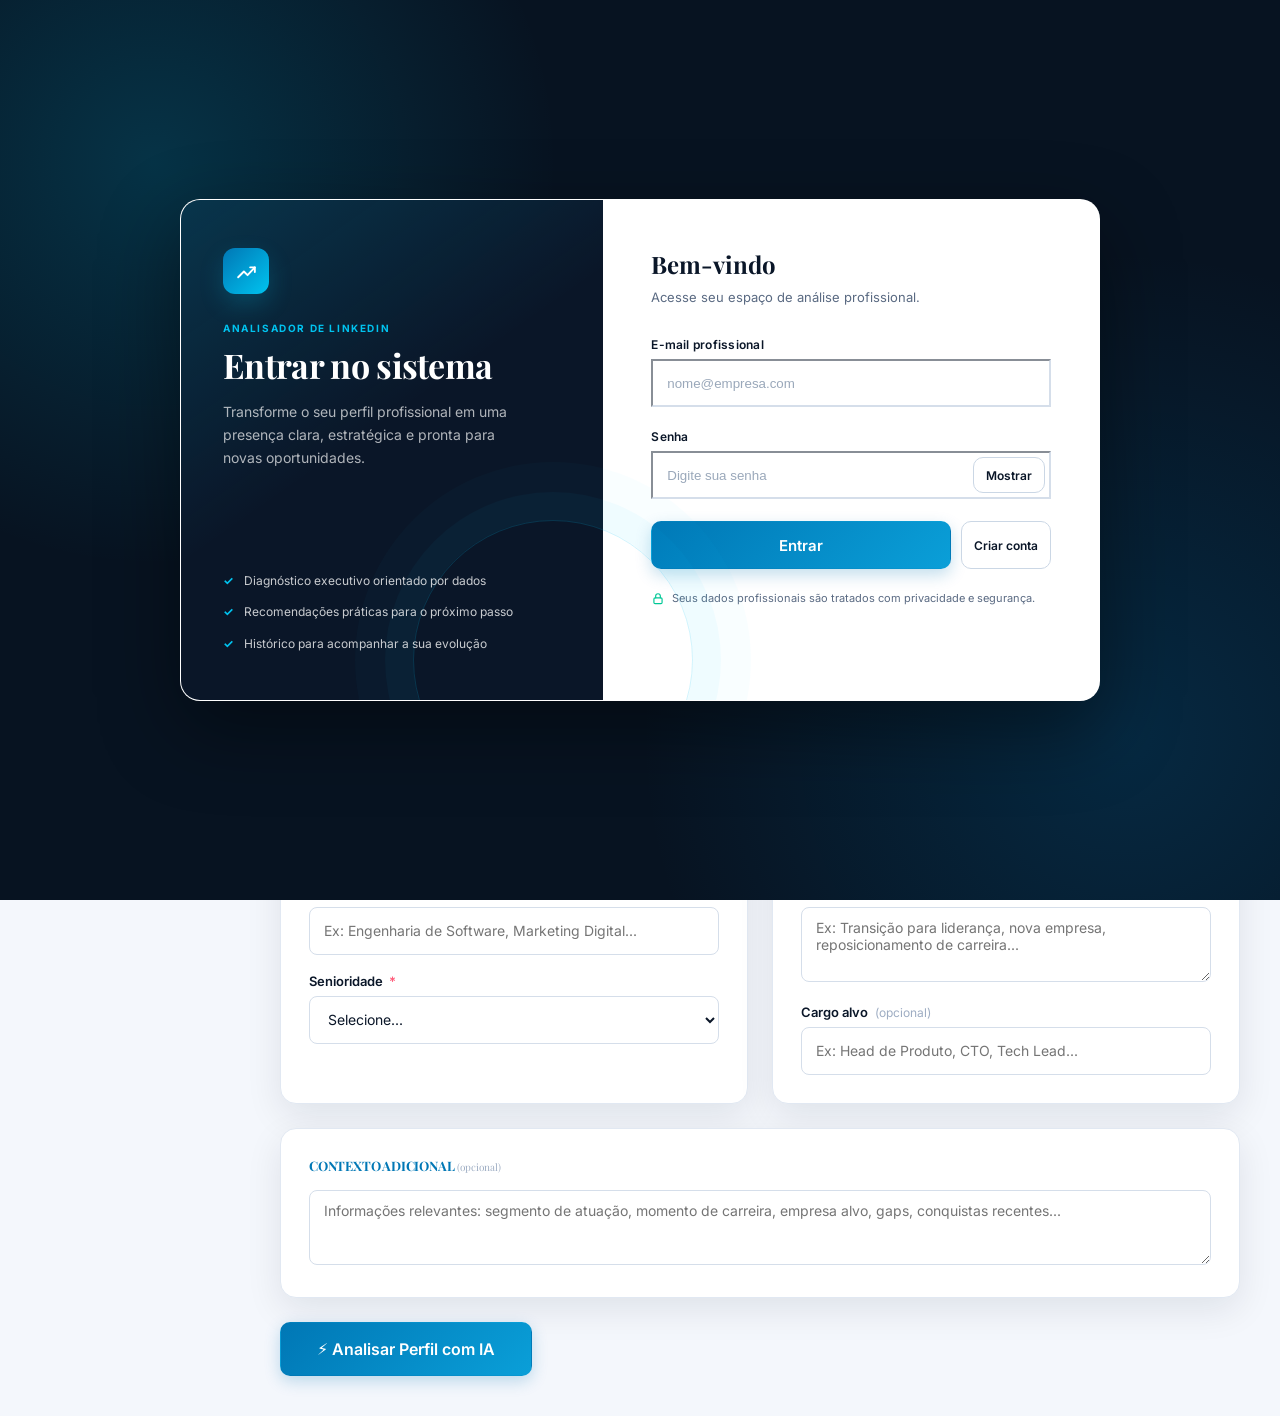
<file: index.html>
<!DOCTYPE html>
<html lang="pt-BR">
<head>
<meta charset="UTF-8" />
<meta name="viewport" content="width=device-width, initial-scale=1.0" />
<title>Analisador de LinkedIn</title>
<link rel="preconnect" href="https://fonts.googleapis.com" />
<link rel="preconnect" href="https://fonts.gstatic.com" crossorigin />
<link href="https://fonts.googleapis.com/css2?family=Playfair+Display:wght@500;600;700;800&family=Inter:wght@300;400;500;600;700&display=swap" rel="stylesheet" />
<style>
/* ─── RESET & BASE ─── */
*, *::before, *::after { box-sizing: border-box; margin: 0; padding: 0; }

:root {
  --navy: #0a1628;
  --navy-mid: #0f2044;
  --navy-light: #162d5a;
  --blue: #0077b5;
  --blue-bright: #0a9fd8;
  --accent: #00c4f0;
  --white: #ffffff;
  --off-white: #f4f7fc;
  --gray-100: #e8edf5;
  --gray-300: #9eadc3;
  --gray-500: #5a6a82;
  --success: #00c896;
  --warning: #ffb547;
  --danger: #ff5c7a;
  --score-low: #ff5c7a;
  --score-mid: #ffb547;
  --score-high: #00c896;
  --sidebar-w: 240px;
  --radius: 12px;
  --shadow: 0 4px 24px rgba(0,0,0,.18);
  --shadow-sm: 0 2px 8px rgba(0,0,0,.10);
}

html { font-size: 16px; }
body {
  font-family: 'Inter', system-ui, sans-serif;
  background: var(--off-white);
  color: var(--navy);
  min-height: 100vh;
  display: flex;
  overflow-x: hidden;
}

/* ─── SIDEBAR ─── */
.sidebar {
  width: var(--sidebar-w);
  background: var(--navy);
  min-height: 100vh;
  display: flex;
  flex-direction: column;
  position: fixed;
  top: 0; left: 0; bottom: 0;
  z-index: 100;
  border-right: 1px solid rgba(255,255,255,.06);
}

.sidebar-brand {
  padding: 28px 24px 20px;
  border-bottom: 1px solid rgba(255,255,255,.08);
}

.brand-icon {
  width: 40px; height: 40px;
  background: linear-gradient(135deg, var(--blue), var(--accent));
  border-radius: 10px;
  display: flex; align-items: center; justify-content: center;
  margin-bottom: 10px;
  font-size: 20px;
}

.brand-name {
  font-family: 'Playfair Display', Georgia, serif;
  font-size: 13px;
  font-weight: 700;
  color: var(--white);
  letter-spacing: .06em;
  text-transform: uppercase;
  line-height: 1.3;
}

.brand-sub {
  font-size: 10px;
  color: var(--gray-300);
  letter-spacing: .08em;
  text-transform: uppercase;
  margin-top: 2px;
}

.sidebar-nav {
  padding: 20px 12px;
  flex: 1;
}

.nav-label {
  font-size: 10px;
  color: var(--gray-500);
  letter-spacing: .1em;
  text-transform: uppercase;
  padding: 0 12px;
  margin-bottom: 8px;
}

.nav-item {
  display: flex;
  align-items: center;
  gap: 12px;
  padding: 12px 16px;
  border-radius: 10px;
  cursor: pointer;
  color: var(--gray-300);
  font-size: 14px;
  font-weight: 500;
  transition: all .2s;
  margin-bottom: 4px;
  user-select: none;
}

.nav-item:hover { background: rgba(255,255,255,.06); color: var(--white); }
.nav-item.active { background: rgba(0,160,208,.18); color: var(--accent); }
.nav-item .icon { font-size: 18px; width: 22px; text-align: center; }

.sidebar-footer {
  padding: 16px 24px;
  border-top: 1px solid rgba(255,255,255,.06);
  font-size: 11px;
  color: var(--gray-500);
}
.sidebar-footer .btn-logout-sidebar {
  width: 100%;
  justify-content: center;
  margin-top: 10px;
  background: var(--white) !important;
  color: var(--navy) !important;
  border: 1px solid rgba(255,255,255,.35) !important;
  box-shadow: 0 2px 10px rgba(0,0,0,.2);
}
.sidebar-footer .btn-logout-sidebar:hover {
  background: var(--off-white) !important;
  border-color: rgba(255,255,255,.5) !important;
  color: var(--navy) !important;
}
.sidebar-footer .landing-back-link {
  display: block;
  margin-top: 14px;
  text-align: center;
  font-size: 11px;
  color: rgba(255,255,255,.5);
  text-decoration: none;
}
.sidebar-footer .landing-back-link:hover { color: var(--white); }

/* ─── MAIN CONTENT ─── */
.main {
  margin-left: var(--sidebar-w);
  flex: 1;
  min-height: 100vh;
  display: flex;
  flex-direction: column;
}

.topbar {
  background: var(--white);
  border-bottom: 1px solid var(--gray-100);
  padding: 0 40px;
  height: 64px;
  display: flex;
  align-items: center;
  justify-content: space-between;
  position: sticky; top: 0;
  z-index: 50;
}

.topbar-title {
  font-family: 'Playfair Display', Georgia, serif;
  font-size: 20px;
  font-weight: 700;
  color: var(--navy);
}

.topbar-badge {
  background: linear-gradient(135deg, var(--blue), var(--accent));
  color: var(--white);
  font-size: 11px;
  font-weight: 600;
  padding: 4px 10px;
  border-radius: 20px;
  letter-spacing: .05em;
}

.content {
  flex: 1;
  padding: 40px;
}

/* ─── VIEWS ─── */
.view { display: none; animation: fadeIn .3s ease; }
.view.active { display: block; }

@keyframes fadeIn { from { opacity:0; transform: translateY(8px); } to { opacity:1; transform: none; } }

/* ─── SECTION HEADER ─── */
.section-header {
  margin-bottom: 32px;
}
.section-header h1 {
  font-family: 'Playfair Display', Georgia, serif;
  font-size: 28px;
  font-weight: 800;
  color: var(--navy);
}
.section-header p {
  color: var(--gray-500);
  margin-top: 6px;
  font-size: 15px;
}

/* ─── ANALYSIS FORM ─── */
.form-grid {
  display: grid;
  grid-template-columns: 1fr 1fr;
  gap: 24px;
  max-width: 860px;
}

.form-card {
  background: var(--white);
  border-radius: var(--radius);
  padding: 28px;
  box-shadow: var(--shadow-sm);
  border: 1px solid var(--gray-100);
}

.form-card-full { grid-column: 1 / -1; }

.form-card h3 {
  font-family: 'Playfair Display', Georgia, serif;
  font-size: 13px;
  font-weight: 700;
  text-transform: uppercase;
  letter-spacing: .08em;
  color: var(--blue);
  margin-bottom: 16px;
}

.field { margin-bottom: 18px; }
.field:last-child { margin-bottom: 0; }

label {
  display: block;
  font-size: 13px;
  font-weight: 600;
  color: var(--navy);
  margin-bottom: 7px;
}

label span.req { color: var(--danger); margin-left: 3px; }
label span.opt { color: var(--gray-300); font-weight: 400; margin-left: 4px; font-size: 12px; }

input[type="text"], textarea, select {
  width: 100%;
  padding: 11px 14px;
  border: 1.5px solid var(--gray-100);
  border-radius: 8px;
  font-family: 'Inter', system-ui, sans-serif;
  font-size: 14px;
  color: var(--navy);
  background: var(--off-white);
  transition: border .2s, box-shadow .2s;
  outline: none;
}

input[type="text"]:focus, textarea:focus, select:focus {
  border-color: var(--blue);
  box-shadow: 0 0 0 3px rgba(0,119,181,.12);
  background: var(--white);
}

textarea { resize: vertical; min-height: 80px; }

/* ─── UPLOAD ZONE ─── */
.upload-zone {
  border: 2px dashed var(--gray-100);
  border-radius: var(--radius);
  padding: 32px 24px;
  text-align: center;
  cursor: pointer;
  transition: all .25s;
  background: var(--off-white);
  position: relative;
}

.upload-zone:hover, .upload-zone.drag-over {
  border-color: var(--blue);
  background: rgba(0,119,181,.04);
}

.upload-zone.has-file {
  border-color: var(--success);
  background: rgba(0,200,150,.04);
}

.upload-zone input[type="file"] {
  position: absolute; inset: 0;
  opacity: 0; cursor: pointer;
  width: 100%; height: 100%;
}

.upload-icon { font-size: 36px; margin-bottom: 10px; }
.upload-title { font-weight: 600; font-size: 15px; color: var(--navy); }
.upload-sub { font-size: 13px; color: var(--gray-500); margin-top: 4px; }
.upload-filename { font-size: 13px; color: var(--success); font-weight: 600; margin-top: 8px; }

.upload-card-exec .upload-card-head { margin-bottom: 20px; }
.upload-badge {
  display: inline-block;
  font-size: 10px;
  font-weight: 700;
  letter-spacing: .12em;
  text-transform: uppercase;
  color: var(--blue);
  margin-bottom: 8px;
}
.upload-card-exec h3 {
  font-family: 'Playfair Display', Georgia, serif;
  font-size: 18px;
  font-weight: 700;
  color: var(--navy);
  margin-bottom: 10px;
}
.upload-lead {
  font-size: 14px;
  line-height: 1.65;
  color: var(--gray-500);
  max-width: 720px;
}
.upload-exec-steps {
  list-style: none;
  margin: 20px 0 0;
  padding: 0;
  display: grid;
  gap: 12px;
  grid-template-columns: repeat(auto-fit, minmax(220px, 1fr));
}
.upload-exec-steps li {
  background: var(--white);
  border: 1px solid var(--gray-100);
  border-radius: 10px;
  padding: 14px 16px;
  font-size: 13px;
  line-height: 1.5;
  color: var(--navy);
  box-shadow: var(--shadow-sm);
}
.upload-exec-steps li strong {
  display: block;
  font-family: 'Playfair Display', Georgia, serif;
  font-size: 11px;
  letter-spacing: .06em;
  text-transform: uppercase;
  color: var(--gray-500);
  margin-bottom: 6px;
  font-weight: 700;
}

.av-pill {
  display: inline-block;
  padding: 4px 10px;
  border-radius: 20px;
  font-size: 12px;
  font-weight: 600;
}
.av-pill-yes { background: rgba(0,200,150,.12); color: #008f6b; }
.av-pill-no { background: rgba(255,92,122,.12); color: #c93d58; }

/* ─── BUTTONS ─── */
.btn {
  display: inline-flex;
  align-items: center;
  gap: 8px;
  padding: 13px 28px;
  border-radius: 10px;
  font-family: 'Inter', system-ui, sans-serif;
  font-size: 15px;
  font-weight: 600;
  cursor: pointer;
  border: none;
  transition: all .2s;
  text-decoration: none;
}

.btn-primary {
  background: var(--white);
  color: var(--navy);
  border: 1.5px solid var(--gray-100);
  box-shadow: var(--shadow-sm);
}

.btn-primary:hover {
  transform: translateY(-1px);
  background: var(--off-white);
  border-color: rgba(0,119,181,.35);
  box-shadow: 0 4px 16px rgba(10,22,40,.08);
}

.btn-primary:active { transform: none; }
.btn-primary:disabled { opacity: .6; cursor: not-allowed; transform: none; }

.btn-success {
  background: linear-gradient(135deg, var(--success), #00a87a);
  color: var(--white);
  box-shadow: 0 4px 12px rgba(0,200,150,.3);
}
.btn-success:hover { transform: translateY(-1px); box-shadow: 0 6px 20px rgba(0,200,150,.4); }

.btn-outline {
  background: transparent;
  border: 1.5px solid var(--gray-100);
  color: var(--navy);
}
.btn-outline:hover { border-color: var(--blue); color: var(--blue); }

/* ─── LOADER ─── */
.loader-overlay {
  display: none;
  position: fixed; inset: 0;
  background: rgba(10,22,40,.72);
  z-index: 200;
  align-items: center;
  justify-content: center;
  flex-direction: column;
  gap: 20px;
  backdrop-filter: blur(4px);
}
.loader-overlay.active { display: flex; }

.loader-spinner {
  width: 56px; height: 56px;
  border: 4px solid rgba(255,255,255,.15);
  border-top-color: var(--accent);
  border-radius: 50%;
  animation: spin .8s linear infinite;
}
@keyframes spin { to { transform: rotate(360deg); } }

.loader-text {
  color: var(--white);
  font-family: 'Playfair Display', Georgia, serif;
  font-size: 16px;
  font-weight: 600;
  letter-spacing: .04em;
}
.loader-sub { color: var(--gray-300); font-size: 13px; }

/* ─── RESULT ─── */
.result-panel { display: none; margin-top: 40px; max-width: 860px; }
.result-panel.active { display: block; animation: fadeIn .4s ease; }

/* Score hero */
.score-hero {
  background: var(--navy);
  border-radius: 16px;
  padding: 40px 36px;
  display: flex;
  align-items: center;
  gap: 40px;
  margin-bottom: 24px;
  color: var(--white);
  overflow: hidden;
  position: relative;
}

.score-hero::before {
  content: '';
  position: absolute;
  right: -60px; top: -60px;
  width: 260px; height: 260px;
  border-radius: 50%;
  background: radial-gradient(circle, rgba(0,196,240,.15) 0%, transparent 70%);
}

.score-ring {
  position: relative;
  flex-shrink: 0;
}

.score-ring svg { display: block; }

.score-ring text {
  font-family: 'Playfair Display', Georgia, serif;
  font-weight: 800;
}

.score-info { flex: 1; }
.score-label {
  font-size: 11px;
  letter-spacing: .12em;
  text-transform: uppercase;
  color: var(--gray-300);
  font-weight: 600;
  margin-bottom: 8px;
}
.score-veredito {
  font-family: 'Playfair Display', Georgia, serif;
  font-size: 22px;
  font-weight: 700;
  line-height: 1.3;
  margin-bottom: 14px;
}
.score-resumo { color: rgba(255,255,255,.75); font-size: 14px; line-height: 1.7; }

/* Cards de resultado */
.result-grid {
  display: grid;
  grid-template-columns: 1fr 1fr;
  gap: 18px;
  margin-bottom: 18px;
}

.res-card {
  background: var(--white);
  border-radius: var(--radius);
  padding: 24px;
  box-shadow: var(--shadow-sm);
  border: 1px solid var(--gray-100);
}

.res-card-full { grid-column: 1 / -1; }

.res-card h4 {
  font-family: 'Playfair Display', Georgia, serif;
  font-size: 11px;
  font-weight: 700;
  letter-spacing: .1em;
  text-transform: uppercase;
  color: var(--blue);
  margin-bottom: 14px;
  display: flex;
  align-items: center;
  gap: 8px;
}

.res-card h4 .dot {
  width: 6px; height: 6px;
  border-radius: 50%;
  background: var(--blue);
  flex-shrink: 0;
}

.res-card p { color: var(--gray-500); font-size: 14px; line-height: 1.7; }

/* Lists */
.tag-list { display: flex; flex-wrap: wrap; gap: 8px; }

.tag {
  background: var(--off-white);
  border: 1px solid var(--gray-100);
  color: var(--navy);
  padding: 5px 12px;
  border-radius: 20px;
  font-size: 13px;
  font-weight: 500;
}

.tag.kw { background: rgba(0,119,181,.08); border-color: rgba(0,119,181,.2); color: var(--blue); }

.action-list { list-style: none; }
.action-item {
  display: flex;
  align-items: flex-start;
  gap: 12px;
  padding: 10px 0;
  border-bottom: 1px solid var(--gray-100);
  font-size: 14px;
  color: var(--navy);
  line-height: 1.5;
}
.action-item:last-child { border-bottom: none; }
.action-num {
  background: linear-gradient(135deg, var(--blue), var(--accent));
  color: var(--white);
  font-family: 'Playfair Display', Georgia, serif;
  font-size: 11px;
  font-weight: 700;
  width: 22px; height: 22px;
  border-radius: 6px;
  display: flex; align-items: center; justify-content: center;
  flex-shrink: 0;
  margin-top: 1px;
}

.risk-item {
  display: flex; align-items: flex-start; gap: 10px;
  font-size: 14px; color: var(--navy); line-height: 1.5;
  padding: 8px 0;
  border-bottom: 1px solid var(--gray-100);
}
.risk-item:last-child { border-bottom: none; }
.risk-icon { color: var(--danger); font-size: 16px; flex-shrink: 0; margin-top: 1px; }

.strong-item {
  display: flex; align-items: flex-start; gap: 10px;
  font-size: 14px; color: var(--navy); line-height: 1.5;
  padding: 8px 0;
  border-bottom: 1px solid var(--gray-100);
}
.strong-item:last-child { border-bottom: none; }
.strong-icon { color: var(--success); font-size: 16px; flex-shrink: 0; margin-top: 1px; }

/* Checklist */
.checklist { list-style: none; }
.check-item {
  display: flex; align-items: center; gap: 12px;
  padding: 10px 0;
  font-size: 14px;
  border-bottom: 1px solid var(--gray-100);
}
.check-item:last-child { border-bottom: none; }
.check-box {
  width: 22px; height: 22px; border-radius: 6px;
  display: flex; align-items: center; justify-content: center;
  font-size: 12px; flex-shrink: 0;
}
.check-box.ok { background: rgba(0,200,150,.15); color: var(--success); }
.check-box.nok { background: rgba(255,92,122,.12); color: var(--danger); }

/* Artigos */
.article-item {
  padding: 14px 0;
  border-bottom: 1px solid var(--gray-100);
}
.article-item:last-child { border-bottom: none; }
.article-title { font-weight: 600; font-size: 14px; color: var(--navy); margin-bottom: 4px; }
.article-desc { font-size: 13px; color: var(--gray-500); line-height: 1.5; }
.article-link {
  font-size: 12px;
  color: var(--blue);
  text-decoration: none;
  word-break: break-all;
}
.article-link:hover { text-decoration: underline; }
.feedback-inline {
  margin-top: 10px;
  display: flex;
  justify-content: flex-end;
}

/* Sugestões */
.suggestion-box {
  margin-top: 10px;
}
.suggestion-note {
  font-size: 12px;
  color: var(--gray-500);
  margin-top: 8px;
}

/* Textarea resultado */
.res-textarea {
  width: 100%;
  background: var(--off-white);
  border: 1px solid var(--gray-100);
  border-radius: 8px;
  padding: 14px;
  font-family: 'Inter', system-ui, sans-serif;
  font-size: 14px;
  color: var(--navy);
  line-height: 1.7;
  resize: vertical;
  min-height: 100px;
}

/* Result actions */
.result-actions {
  display: flex;
  gap: 12px;
  margin-top: 24px;
  padding-top: 24px;
  border-top: 1px solid var(--gray-100);
}

/* ─── ERROR ─── */
.error-toast {
  display: none;
  background: rgba(255,92,122,.12);
  border: 1.5px solid rgba(255,92,122,.3);
  border-radius: var(--radius);
  padding: 16px 20px;
  color: var(--danger);
  font-size: 14px;
  font-weight: 500;
  margin-top: 20px;
  max-width: 860px;
  align-items: center;
  gap: 10px;
}
.error-toast.active { display: flex; }

/* ─── HISTÓRICO ─── */
.hist-grid {
  display: grid;
  grid-template-columns: repeat(auto-fill, minmax(320px, 1fr));
  gap: 20px;
}

.hist-card {
  background: var(--white);
  border-radius: var(--radius);
  border: 1px solid var(--gray-100);
  box-shadow: var(--shadow-sm);
  overflow: hidden;
  transition: box-shadow .2s, transform .2s;
}
.hist-card:hover { transform: translateY(-2px); box-shadow: var(--shadow); }

.hist-card-top {
  background: var(--navy);
  padding: 20px 22px 16px;
  color: var(--white);
  position: relative;
}

.hist-score {
  position: absolute; top: 16px; right: 20px;
  font-family: 'Playfair Display', Georgia, serif;
  font-size: 28px;
  font-weight: 800;
}

.hist-date {
  font-size: 11px;
  color: var(--gray-300);
  letter-spacing: .06em;
  text-transform: uppercase;
  margin-bottom: 6px;
}

.hist-veredito {
  font-family: 'Playfair Display', Georgia, serif;
  font-size: 14px;
  font-weight: 600;
  line-height: 1.4;
  padding-right: 60px;
}

.hist-card-body { padding: 16px 22px 20px; }

.hist-meta { display: flex; flex-wrap: wrap; gap: 6px; margin-bottom: 12px; }
.hist-tag {
  background: var(--off-white);
  border: 1px solid var(--gray-100);
  font-size: 11px;
  font-weight: 600;
  color: var(--gray-500);
  padding: 3px 10px;
  border-radius: 20px;
  text-transform: uppercase;
  letter-spacing: .05em;
}

.hist-resumo {
  font-size: 13px;
  color: var(--gray-500);
  line-height: 1.6;
  display: -webkit-box;
  line-clamp: 3;
  -webkit-line-clamp: 3;
  -webkit-box-orient: vertical;
  overflow: hidden;
  margin-bottom: 14px;
}

.hist-empty {
  text-align: center;
  padding: 80px 40px;
  color: var(--gray-300);
}
.hist-empty .icon { font-size: 48px; margin-bottom: 16px; }
.hist-empty h3 { font-family: 'Playfair Display', Georgia, serif; font-size: 18px; color: var(--gray-500); }
.hist-empty p { font-size: 14px; margin-top: 6px; }

/* ─── MODAL ─── */
.modal-overlay {
  display: none;
  position: fixed; inset: 0;
  background: rgba(10,22,40,.7);
  z-index: 300;
  align-items: center;
  justify-content: center;
  padding: 40px;
  backdrop-filter: blur(4px);
}
.modal-overlay.active { display: flex; }

.modal {
  background: var(--white);
  border-radius: 16px;
  width: 100%;
  max-width: 760px;
  max-height: 85vh;
  overflow-y: auto;
  box-shadow: 0 20px 60px rgba(0,0,0,.3);
  animation: fadeIn .25s ease;
}

.modal-header {
  background: var(--navy);
  color: var(--white);
  padding: 24px 28px;
  border-radius: 16px 16px 0 0;
  display: flex;
  justify-content: space-between;
  align-items: center;
}

.modal-header h2 {
  font-family: 'Playfair Display', Georgia, serif;
  font-size: 18px;
  font-weight: 700;
}

.modal-close {
  background: rgba(255,255,255,.12);
  border: none;
  color: var(--white);
  width: 32px; height: 32px;
  border-radius: 8px;
  cursor: pointer;
  font-size: 18px;
  display: flex; align-items: center; justify-content: center;
  transition: background .2s;
}
.modal-close:hover { background: rgba(255,255,255,.22); }

.modal-body { padding: 28px; }

/* ─── SCORE COLOR ─── */
.score-low { color: var(--score-low); }
.score-mid { color: var(--score-mid); }
.score-high { color: var(--score-high); }

/* ─── SAVE TOAST ─── */
.save-toast {
  display: none;
  position: fixed;
  bottom: 30px; right: 30px;
  background: var(--navy);
  color: var(--white);
  padding: 14px 22px;
  border-radius: 10px;
  font-size: 14px;
  font-weight: 600;
  box-shadow: var(--shadow);
  z-index: 400;
  align-items: center;
  gap: 10px;
  animation: fadeIn .3s ease;
}
.save-toast.active { display: flex; }

/* ─── LOGIN ─── */
.login-screen {
  position: fixed;
  inset: 0;
  z-index: 600;
  display: none;
  align-items: center;
  justify-content: center;
  padding: 32px;
  background:
    radial-gradient(circle at 12% 18%, rgba(0,196,240,.18), transparent 30%),
    radial-gradient(circle at 88% 82%, rgba(0,119,181,.22), transparent 36%),
    #071321;
  overflow-y: auto;
}
.login-screen.active { display: flex; }
.login-card {
  width: 100%;
  max-width: 920px;
  background: var(--white);
  border: 1px solid rgba(255,255,255,.16);
  border-radius: 20px;
  box-shadow: 0 28px 80px rgba(0,0,0,.42);
  display: grid;
  grid-template-columns: minmax(280px, .92fr) minmax(360px, 1.08fr);
  overflow: hidden;
}
.login-head {
  background:
    linear-gradient(145deg, rgba(0,196,240,.18), transparent 46%),
    var(--navy);
  color: var(--white);
  padding: 48px 42px;
  display: flex;
  flex-direction: column;
  justify-content: space-between;
  min-height: 500px;
  position: relative;
}
.login-head::after {
  content: '';
  position: absolute;
  right: -90px;
  bottom: -100px;
  width: 280px;
  height: 280px;
  border: 1px solid rgba(0,196,240,.18);
  border-radius: 50%;
  box-shadow: 0 0 0 28px rgba(0,196,240,.04), 0 0 0 58px rgba(0,196,240,.025);
}
.login-brand {
  position: relative;
  z-index: 1;
}
.login-brand-mark {
  width: 46px;
  height: 46px;
  margin-bottom: 28px;
  border-radius: 12px;
  background: linear-gradient(135deg, var(--blue), var(--accent));
  display: grid;
  place-items: center;
  box-shadow: 0 10px 24px rgba(0,196,240,.2);
}
.login-brand-mark svg { width: 25px; height: 25px; }
.login-eyebrow {
  color: var(--accent);
  font-size: 10px;
  font-weight: 700;
  letter-spacing: .16em;
  text-transform: uppercase;
  margin-bottom: 12px;
}
.login-head h2 {
  font-family: 'Playfair Display', Georgia, serif;
  font-size: clamp(26px, 3vw, 34px);
  line-height: 1.12;
  letter-spacing: -.02em;
  max-width: 280px;
}
.login-head p {
  color: rgba(255,255,255,.68);
  font-size: 14px;
  line-height: 1.65;
  margin-top: 16px;
  max-width: 300px;
}
.login-value-list {
  list-style: none;
  display: grid;
  gap: 14px;
  position: relative;
  z-index: 1;
}
.login-value-list li {
  display: flex;
  gap: 10px;
  align-items: flex-start;
  color: rgba(255,255,255,.78);
  font-size: 12px;
  line-height: 1.45;
}
.login-value-list li::before {
  content: '✓';
  color: var(--accent);
  font-weight: 700;
}
.login-body {
  padding: 48px 48px 42px;
  background: var(--white);
}
.login-form-intro {
  margin-bottom: 30px;
}
.login-form-intro h3 {
  color: var(--navy);
  font-family: 'Playfair Display', Georgia, serif;
  font-size: 24px;
  margin-bottom: 7px;
}
.login-form-intro p {
  color: var(--gray-500);
  font-size: 13px;
  line-height: 1.55;
}
.login-body .field { margin-bottom: 22px; }
.login-body label { font-size: 12px; letter-spacing: .02em; }
.login-body input[type="email"],
.login-body input[type="password"],
.login-body input[type="text"] {
  display: block;
  width: 100%;
  max-width: none;
  min-height: 48px;
  padding: 13px 14px;
  background: var(--white);
  border-color: #d5deea;
}
.login-body #login-email,
.login-body #login-password {
  width: 100%;
}
.login-body input::placeholder { color: #9aa8ba; }
.login-body input[type="email"]:focus,
.login-body input[type="password"]:focus,
.login-body input[type="text"]:focus {
  border-color: var(--blue);
  box-shadow: 0 0 0 4px rgba(0,119,181,.12);
}
.login-row { margin-top: 12px; }
.password-wrap {
  position: relative;
}
.password-wrap input {
  width: 100%;
  padding-right: 82px !important;
}
.password-toggle {
  position: absolute;
  top: 6px;
  right: 6px;
  min-width: 70px;
  min-height: 36px;
  padding: 7px 10px;
}
.login-row .btn-primary,
.login-row .btn-success {
  min-height: 48px;
  justify-content: center;
  flex: 1;
}
.login-row .btn-primary {
  background: linear-gradient(135deg, var(--blue), var(--blue-bright));
  border-color: transparent;
  color: var(--white);
  box-shadow: 0 6px 16px rgba(0,119,181,.24);
}
.login-row .btn-primary:hover {
  background: linear-gradient(135deg, #00689f, var(--blue));
  color: var(--white);
  border-color: transparent;
  box-shadow: 0 8px 20px rgba(0,119,181,.3);
}
.login-row .btn-outline {
  min-height: 48px;
  justify-content: center;
}
.login-secure-note {
  display: flex;
  align-items: center;
  gap: 7px;
  color: var(--gray-500);
  font-size: 11px;
  line-height: 1.4;
  margin-top: 22px;
}
.login-secure-note svg { color: var(--success); flex: 0 0 auto; }
@media (max-width: 700px) {
  .login-screen { padding: 16px; }
  .login-card {
    max-width: 500px;
    display: block;
  }
  .login-head {
    min-height: auto;
    padding: 28px 26px 26px;
  }
  .login-brand-mark { margin-bottom: 20px; }
  .login-head h2 { font-size: 28px; }
  .login-head p { margin-top: 10px; }
  .login-value-list { display: none; }
  .login-body { padding: 30px 26px 28px; }
}
@media (max-width: 420px) {
  .login-row { flex-direction: column; }
  .login-row .btn { width: 100%; }
}

/* ─── USERS ADMIN ─── */
.btn-danger {
  background: rgba(255,92,122,.12);
  border: 1.5px solid rgba(255,92,122,.3);
  color: var(--danger);
}
.btn-danger:hover { background: rgba(255,92,122,.2); }
.btn-sm { padding: 8px 12px; font-size: 12px; }
.table {
  width: 100%;
  border-collapse: collapse;
  background: var(--white);
  border: 1px solid var(--gray-100);
  border-radius: 10px;
  overflow: hidden;
}
.table th, .table td {
  text-align: left;
  padding: 10px 12px;
  border-bottom: 1px solid var(--gray-100);
  font-size: 13px;
}
.table th {
  background: var(--off-white);
  font-family: 'Playfair Display', Georgia, serif;
  font-size: 10px;
  letter-spacing: .08em;
  text-transform: uppercase;
  color: var(--gray-500);
}
.table tr:last-child td { border-bottom: none; }
.muted { color: var(--gray-500); }
.insights-grid {
  display: grid;
  grid-template-columns: repeat(auto-fill, minmax(170px, 1fr));
  gap: 12px;
  margin-top: 12px;
}
.insight-item {
  background: var(--off-white);
  border: 1px solid var(--gray-100);
  border-radius: 10px;
  padding: 12px;
}
.insight-label {
  font-size: 11px;
  letter-spacing: .04em;
  text-transform: uppercase;
  color: var(--gray-500);
}
.insight-value {
  font-family: 'Playfair Display', Georgia, serif;
  font-size: 20px;
  margin-top: 6px;
  color: var(--navy);
}
.admin-scroll {
  max-height: 360px;
  overflow: auto;
  border: 1px solid var(--gray-100);
  border-radius: 10px;
}
select.select {
  width: 100%;
  padding: 10px 12px;
  border: 1.5px solid var(--gray-100);
  border-radius: 8px;
  font-family: 'Inter', system-ui, sans-serif;
  font-size: 14px;
  color: var(--navy);
  background: var(--white);
  appearance: none;
  background-image: url("data:image/svg+xml,%3Csvg xmlns='http://www.w3.org/2000/svg' width='12' height='12' viewBox='0 0 12 12'%3E%3Cpath fill='%235a6a82' d='M6 8L1 3h10z'/%3E%3C/svg%3E");
  background-repeat: no-repeat;
  background-position: right 12px center;
  cursor: pointer;
}
select.select:focus { outline: none; border-color: var(--blue); }
.role-badge {
  display: inline-block;
  padding: 2px 10px;
  border-radius: 20px;
  font-size: 11px;
  font-weight: 600;
  letter-spacing: .04em;
  text-transform: uppercase;
}
.role-badge.admin { background: rgba(0,119,181,.12); color: var(--blue); }
.role-badge.user  { background: var(--gray-100); color: var(--gray-500); }
</style>
<link rel="stylesheet" href="/static/executive.css?v=3" />
</head>
<body>

<!-- LOGIN -->
<div class="login-screen" id="login-screen">
  <div class="login-card">
    <div class="login-head">
      <div class="login-brand">
        <div class="login-brand-mark" aria-hidden="true">
          <svg viewBox="0 0 24 24" fill="none" stroke="white" stroke-width="1.8" stroke-linecap="round" stroke-linejoin="round">
            <path d="M4 17.5 9.5 12 13 15.5 20 8"/>
            <path d="M15.5 8H20v4.5"/>
          </svg>
        </div>
        <div class="login-eyebrow">Analisador de LinkedIn</div>
        <h2 id="login-title">Entrar no sistema</h2>
        <p>Transforme o seu perfil profissional em uma presença clara, estratégica e pronta para novas oportunidades.</p>
      </div>
      <ul class="login-value-list" aria-label="Benefícios da plataforma">
        <li>Diagnóstico executivo orientado por dados</li>
        <li>Recomendações práticas para o próximo passo</li>
        <li>Histórico para acompanhar a sua evolução</li>
      </ul>
    </div>
    <div class="login-body">
      <div id="login-form-panel">
        <div class="login-form-intro">
          <h3>Bem-vindo</h3>
          <p>Acesse seu espaço de análise profissional.</p>
        </div>
        <div class="field">
          <label for="login-email">E-mail profissional</label>
          <input type="email" id="login-email" placeholder="nome@empresa.com" autocomplete="email" />
        </div>
        <div class="field">
          <label for="login-password">Senha</label>
          <div class="password-wrap">
            <input type="password" id="login-password" placeholder="Digite sua senha" autocomplete="current-password" />
            <button type="button" class="btn btn-outline btn-sm password-toggle" onclick="togglePassword('login-password', this)">Mostrar</button>
          </div>
        </div>
        <div class="login-row" style="display:flex;gap:10px;flex-wrap:wrap">
          <button class="btn btn-primary" id="btn-login" onclick="doLogin()">Entrar</button>
          <button type="button" class="btn btn-outline btn-sm" id="btn-show-register" onclick="showRegisterPanel()">Criar conta</button>
        </div>
        <div class="login-secure-note">
          <svg width="14" height="14" viewBox="0 0 24 24" fill="none" stroke="currentColor" stroke-width="2" stroke-linecap="round" stroke-linejoin="round" aria-hidden="true">
            <rect x="5" y="10" width="14" height="10" rx="2"/>
            <path d="M8 10V7a4 4 0 0 1 8 0v3"/>
          </svg>
          Seus dados profissionais são tratados com privacidade e segurança.
        </div>
      </div>
      <div id="register-form-panel" style="display:none;">
        <div class="login-form-intro">
          <h3>Crie o seu acesso</h3>
          <p>Comece a construir um posicionamento profissional mais forte.</p>
        </div>
        <div class="field">
          <label for="reg-username">Nome de usuário</label>
          <input type="text" id="reg-username" placeholder="mínimo 3 caracteres" autocomplete="username" />
        </div>
        <div class="field">
          <label for="reg-email">E-mail profissional</label>
          <input type="email" id="reg-email" placeholder="seu@email.com" autocomplete="email" />
        </div>
        <div class="field">
          <label for="reg-password">Senha</label>
          <div class="password-wrap">
            <input type="password" id="reg-password" placeholder="mínimo 6 caracteres" autocomplete="new-password" />
            <button type="button" class="btn btn-outline btn-sm password-toggle" onclick="togglePassword('reg-password', this)">Mostrar</button>
          </div>
        </div>
        <div class="field">
          <label for="reg-password2">Confirmar senha</label>
          <div class="password-wrap">
            <input type="password" id="reg-password2" placeholder="repita a senha" autocomplete="new-password" />
            <button type="button" class="btn btn-outline btn-sm password-toggle" onclick="togglePassword('reg-password2', this)">Mostrar</button>
          </div>
        </div>
        <div class="login-row" style="display:flex;gap:10px;flex-wrap:wrap">
          <button class="btn btn-success" type="button" id="btn-register" onclick="doRegister()">Cadastrar</button>
          <button type="button" class="btn btn-outline btn-sm" onclick="showLoginPanel()">Já tenho conta</button>
        </div>
      </div>
      <div class="error-toast" id="login-error" style="margin-top:12px;max-width:none;">
        <span>⚠️</span>
        <span id="login-error-msg"></span>
      </div>
    </div>
  </div>
</div>

<!-- SIDEBAR -->
<nav class="sidebar">
  <div class="sidebar-brand">
    <div class="brand-icon" aria-hidden="true">
      <svg viewBox="0 0 24 24" fill="none" stroke="white" stroke-width="1.8" stroke-linecap="round" stroke-linejoin="round">
        <path d="M4 17.5 9.5 12 13 15.5 20 8"/>
        <path d="M15.5 8H20v4.5"/>
      </svg>
    </div>
    <div class="brand-name">Analisador<br />de LinkedIn</div>
    <div class="brand-sub">PLATAFORMA EXECUTIVA · v1.1.0</div>
  </div>
  <div class="sidebar-nav">
    <div class="nav-label">Menu</div>
    <div class="nav-item active" data-view="analise" onclick="switchView('analise', this)">
      <span class="icon" aria-hidden="true">▦</span> Análise
    </div>
    <div class="nav-item" data-view="historico" onclick="switchView('historico', this)">
      <span class="icon" aria-hidden="true">◫</span> Histórico
    </div>
    <div class="nav-item" data-view="artigos-lidos" onclick="switchView('artigos-lidos', this)">
      <span class="icon" aria-hidden="true">▤</span> Artigos lidos
    </div>
    <div id="admin-nav-wrap" style="display:none;">
      <div class="nav-label" style="margin-top:12px;">Admin</div>
      <div class="nav-item" data-view="admin-dashboard" onclick="switchView('admin-dashboard', this)">
        <span class="icon" aria-hidden="true">◈</span> Dashboard
      </div>
      <div class="nav-item" data-view="admin-usuarios" onclick="switchView('admin-usuarios', this)">
        <span class="icon" aria-hidden="true">◎</span> Administração
      </div>
      <div class="nav-item" data-view="admin-insights" onclick="switchView('admin-insights', this)">
        <span class="icon" aria-hidden="true">⌁</span> Insights
      </div>
    </div>
  </div>
  <div class="sidebar-footer">
    <div id="auth-user-label">Não autenticado</div>
    <button type="button" class="btn btn-primary btn-sm btn-logout-sidebar" onclick="logout()">Sair</button>
    <a href="/" class="landing-back-link">← Página inicial</a>
  </div>
</nav>

<!-- MAIN -->
<div class="main">
  <!-- TOPBAR -->
  <header class="topbar">
    <div class="topbar-title">Analisador de LinkedIn</div>
    <span class="topbar-badge">✦ Executivo</span>
  </header>

  <!-- CONTENT -->
  <div class="content">

    <!-- VIEW: ANÁLISE -->
    <div class="view active" id="view-analise">
      <div class="section-header">
        <h1>Nova Análise de Perfil</h1>
        <p>Envie o ZIP exportado do LinkedIn e preencha as informações profissionais.</p>
      </div>

      <div class="form-grid" id="form-container">

        <!-- Upload -->
        <div class="form-card form-card-full upload-card-exec">
          <div class="upload-card-head">
            <span class="upload-badge">Fonte de dados</span>
            <h3>Pacote oficial de exportação (.zip)</h3>
            <p class="upload-lead">
              A análise executiva baseia-se no conjunto de dados que o LinkedIn disponibiliza no processo de cópia da conta.
              Envie exclusivamente o arquivo <strong>.zip</strong> recebido após o pedido — é ele que contém o perfil, experiências e indicadores necessários para um diagnóstico completo.
            </p>
          </div>
          <div class="upload-zone" id="upload-zone" onclick="document.getElementById('file-input').click()">
            <input type="file" id="file-input" accept=".zip" onchange="onFileChange(this)" />
            <div class="upload-icon" id="upload-icon">📂</div>
            <div class="upload-title" id="upload-title">Arraste o .zip ou clique para selecionar</div>
            <div class="upload-sub">Não descompacte o arquivo antes do envio</div>
            <div class="upload-filename" id="upload-filename"></div>
          </div>
          <div class="field" style="margin-top:20px;">
            <label>Quantos arquivos ZIP o LinkedIn gerou? <span class="req">*</span></label>
            <div style="display:flex;gap:20px;flex-wrap:wrap;">
              <label style="font-weight:400;text-transform:none;letter-spacing:0;color:var(--navy);">
                <input type="radio" name="quantidade-arquivos" value="1" checked onchange="onFileCountChange(this.value)" />
                Um arquivo
              </label>
              <label style="font-weight:400;text-transform:none;letter-spacing:0;color:var(--navy);">
                <input type="radio" name="quantidade-arquivos" value="2" onchange="onFileCountChange(this.value)" />
                Dois arquivos
              </label>
            </div>
          </div>
          <div class="upload-zone" id="upload-zone-2" style="display:none;margin-top:14px;" onclick="document.getElementById('file-input-2').click()">
            <input type="file" id="file-input-2" accept=".zip" onchange="onFileChange(this, 2)" />
            <div class="upload-icon" id="upload-icon-2">📂</div>
            <div class="upload-title">Selecione o segundo .zip</div>
            <div class="upload-sub">Não descompacte o arquivo antes do envio</div>
            <div class="upload-filename" id="upload-filename-2"></div>
          </div>
          <ol class="upload-exec-steps">
            <li><strong>1 — Pedido</strong> LinkedIn: foto do perfil → Configurações e privacidade → Privacidade dos dados → Obter uma cópia dos seus dados.</li>
            <li><strong>2 — Processamento</strong> Aguarde a notificação; o arquivo pode levar alguns minutos ou dias, conforme o volume da conta.</li>
            <li><strong>3 — Envio</strong> Transfira o(s) <strong>.zip</strong> e carregue-o(s) nas zonas acima — mantém integridade e sigilo dos dados.</li>
          </ol>
        </div>

        <!-- Especialidade + Senioridade -->
        <div class="form-card">
          <h3>Posicionamento</h3>
          <div class="field">
            <label>Especialidade <span class="req">*</span></label>
            <input type="text" id="especialidade" placeholder="Ex: Engenharia de Software, Marketing Digital..." />
          </div>
          <div class="field">
            <label>Senioridade <span class="req">*</span></label>
            <select id="senioridade">
              <option value="">Selecione...</option>
              <option>Estagiário</option>
              <option>Júnior</option>
              <option>Pleno</option>
              <option>Sênior</option>
              <option>Especialista</option>
              <option>Coordenador</option>
              <option>Gerente</option>
              <option>Diretor</option>
              <option>C-Level / VP</option>
            </select>
          </div>
        </div>

        <!-- Objetivo + Cargo -->
        <div class="form-card">
          <h3>Objetivo profissional</h3>
          <div class="field">
            <label>Objetivo profissional <span class="req">*</span></label>
            <textarea id="objetivo" rows="3" placeholder="Ex: Transição para liderança, nova empresa, reposicionamento de carreira..."></textarea>
          </div>
          <div class="field">
            <label>Cargo alvo <span class="opt">(opcional)</span></label>
            <input type="text" id="cargo-alvo" placeholder="Ex: Head de Produto, CTO, Tech Lead..." />
          </div>
        </div>

        <!-- Contexto adicional -->
        <div class="form-card form-card-full">
          <h3>Contexto adicional <span style="font-size:10px;color:var(--gray-300);font-weight:400;text-transform:none;letter-spacing:0">(opcional)</span></h3>
          <div class="field">
            <textarea id="contexto" rows="3" placeholder="Informações relevantes: segmento de atuação, momento de carreira, empresa alvo, gaps, conquistas recentes..."></textarea>
          </div>
        </div>

        <!-- Botão -->
        <div class="form-card form-card-full" style="background:transparent;border:none;box-shadow:none;padding:0;">
          <button class="btn btn-primary" onclick="analisar()" id="btn-analisar" style="font-size:16px;padding:16px 36px;">
            ⚡ Analisar Perfil com IA
          </button>
        </div>

      </div>

      <!-- Error -->
      <div class="error-toast" id="error-toast">
        <span>⚠️</span>
        <span id="error-msg"></span>
      </div>

      <!-- RESULTADO -->
      <div class="result-panel" id="result-panel">

        <!-- Score Hero -->
        <div class="score-hero">
          <div class="score-ring">
            <svg width="110" height="110" viewBox="0 0 110 110">
              <circle cx="55" cy="55" r="46" fill="none" stroke="rgba(255,255,255,.1)" stroke-width="8"/>
              <circle id="score-arc" cx="55" cy="55" r="46" fill="none" stroke="var(--accent)"
                stroke-width="8" stroke-linecap="round"
                stroke-dasharray="289" stroke-dashoffset="289"
                transform="rotate(-90 55 55)"
                style="transition: stroke-dashoffset 1.2s cubic-bezier(.4,0,.2,1)"/>
              <text x="55" y="50" text-anchor="middle" fill="white" font-size="26" id="score-num">0</text>
              <text x="55" y="66" text-anchor="middle" fill="rgba(255,255,255,.5)" font-size="10">/ 100</text>
            </svg>
          </div>
          <div class="score-info">
            <div class="score-label">Veredito Executivo</div>
            <div class="score-veredito" id="r-veredito"></div>
            <div class="score-resumo" id="r-resumo"></div>
          </div>
        </div>

        <!-- Grid de resultados -->
        <div class="result-grid">

          <!-- Diagnóstico -->
          <div class="res-card res-card-full">
            <h4><span class="dot" style="background:var(--warning)"></span>Diagnóstico</h4>
            <p id="r-diagnostico"></p>
          </div>

          <!-- Ações prioritárias -->
          <div class="res-card">
            <h4><span class="dot" style="background:var(--accent)"></span>3 Ações Prioritárias</h4>
            <ul class="action-list" id="r-acoes"></ul>
          </div>

          <!-- Pontos fortes -->
          <div class="res-card">
            <h4><span class="dot" style="background:var(--success)"></span>Pontos Fortes</h4>
            <div id="r-fortes"></div>
          </div>

          <!-- Riscos -->
          <div class="res-card">
            <h4><span class="dot" style="background:var(--danger)"></span>Riscos Identificados</h4>
            <div id="r-riscos"></div>
          </div>

          <!-- Palavras-chave -->
          <div class="res-card">
            <h4><span class="dot" style="background:var(--blue)"></span>Palavras-Chave Recomendadas</h4>
            <div class="tag-list" id="r-keywords"></div>
          </div>

          <!-- Headline -->
          <div class="res-card res-card-full">
            <h4><span class="dot" style="background:var(--blue-bright)"></span>Headline Sugerida</h4>
            <textarea class="res-textarea" id="r-headline" rows="2" readonly></textarea>
          </div>

          <!-- Sobre -->
          <div class="res-card res-card-full">
            <h4><span class="dot" style="background:var(--navy-light)"></span>Seção "Sobre" Sugerida</h4>
            <textarea class="res-textarea" id="r-sobre" rows="8" readonly></textarea>
          </div>

          <!-- Checklist -->
          <div class="res-card">
            <h4><span class="dot"></span>Checklist de Perfil</h4>
            <ul class="checklist" id="r-checklist"></ul>
          </div>

          <!-- Artigos -->
          <div class="res-card">
            <h4><span class="dot" style="background:var(--warning)"></span>Artigos Recomendados</h4>
            <div id="r-artigos"></div>
            <div class="feedback-inline">
              <button class="btn btn-primary btn-sm" onclick="salvarFeedbackArtigos()">Salvar feedback dos artigos</button>
            </div>
          </div>

          <!-- Caixa de sugestão -->
          <div class="res-card res-card-full">
            <h4><span class="dot" style="background:var(--blue-bright)"></span>Caixa de Sugestão</h4>
            <div class="suggestion-box">
              <textarea id="feature-suggestion" rows="3" placeholder="Sugira uma nova funcionalidade para melhorar o sistema..."></textarea>
              <div style="margin-top:10px;display:flex;gap:10px;align-items:center;flex-wrap:wrap;">
                <button class="btn btn-outline btn-sm" onclick="enviarSugestao()">Enviar sugestão</button>
                <span class="suggestion-note">Sua sugestão ficará registrada para análise da equipe.</span>
              </div>
            </div>
          </div>

        </div>

        <!-- Ações do resultado -->
        <div class="result-actions">
          <button class="btn btn-success" onclick="salvarHistorico()">💾 Salvar no Histórico</button>
          <button class="btn btn-outline" onclick="novaAnalise()">↺ Nova Análise</button>
        </div>

      </div>
    </div><!-- /view-analise -->

    <!-- VIEW: ARTIGOS LIDOS -->
    <div class="view" id="view-artigos-lidos">
      <div class="section-header">
        <h1>Artigos lidos</h1>
        <p>Recomendações que avaliou após as análises e o seu feedback (gostei / não gostei).</p>
      </div>
      <div class="form-card form-card-full">
        <div id="artigos-avaliados-empty" class="muted">Carregando...</div>
        <div class="admin-scroll" style="margin-top:12px;">
          <table class="table" id="artigos-avaliados-table" style="display:none;">
            <thead>
              <tr>
                <th>Artigo</th>
                <th>Link</th>
                <th>Avaliação</th>
                <th>Referência da análise</th>
                <th>Registrado em</th>
              </tr>
            </thead>
            <tbody id="artigos-avaliados-tbody"></tbody>
          </table>
        </div>
      </div>
    </div>

    <!-- VIEW: HISTÓRICO -->
    <div class="view" id="view-historico">
      <div class="section-header">
        <h1>Histórico de Análises</h1>
        <p>Consulte e compare análises salvas anteriormente.</p>
      </div>
      <div class="hist-grid" id="hist-grid">
        <div class="hist-empty">
          <div class="icon">🗂️</div>
          <h3>Carregando histórico...</h3>
        </div>
      </div>
    </div>

    <!-- VIEW: ADMIN DASHBOARD -->
    <div class="view" id="view-admin-dashboard">
      <div class="section-header">
        <h1>Dashboard</h1>
        <p>Novos usuários no período indicado e volume de análises por conta.</p>
      </div>
      <div id="admin-dash-empty" class="muted">Carregando...</div>
      <div class="insights-grid" id="admin-dash-kpis" style="display:none;"></div>
      <div class="form-card form-card-full" style="margin-top:24px;">
        <h3>Análises por usuário</h3>
        <p class="muted" style="font-size:13px;margin-top:6px;">Contagem de análises salvas no histórico por usuário.</p>
        <div class="admin-scroll" style="margin-top:12px;">
          <table class="table" id="admin-dash-table" style="display:none;">
            <thead>
              <tr>
                <th>Usuário</th>
                <th>Análises</th>
              </tr>
            </thead>
            <tbody id="admin-dash-tbody"></tbody>
          </table>
        </div>
      </div>
    </div>

    <!-- VIEW: ADMIN INSIGHTS -->
    <div class="view" id="view-admin-insights">
      <div class="section-header">
        <h1>Insights de Recomendação</h1>
        <p>Taxas de feedback de artigos e sugestões recebidas para evoluir recomendações.</p>
      </div>

      <div class="form-grid">
        <div class="form-card form-card-full">
          <h3>Feedback de artigos</h3>
          <div id="insights-empty" class="muted">Carregando métricas...</div>
          <div class="insights-grid" id="insights-grid" style="display:none;"></div>
          <div class="admin-scroll" style="margin-top:12px;">
            <table class="table" id="artigos-insights-table" style="display:none;">
              <thead>
                <tr>
                  <th>Artigo</th>
                  <th>Link</th>
                  <th>Total</th>
                  <th>Gostou</th>
                  <th>Não gostou</th>
                  <th>Taxa gostei</th>
                  <th>Taxa não gostei</th>
                </tr>
              </thead>
              <tbody id="artigos-insights-tbody"></tbody>
            </table>
          </div>
        </div>

        <div class="form-card form-card-full">
          <h3>Sugestões recebidas</h3>
          <div id="sugestoes-empty" class="muted">Carregando sugestões...</div>
          <div class="admin-scroll" style="margin-top:12px;">
            <table class="table" id="sugestoes-table" style="display:none;">
              <thead>
                <tr>
                  <th>Data</th>
                  <th>Usuário</th>
                  <th>Sugestão</th>
                </tr>
              </thead>
              <tbody id="sugestoes-tbody"></tbody>
            </table>
          </div>
        </div>
      </div>
    </div>

    <!-- VIEW: ADMIN USUÁRIOS -->
    <div class="view" id="view-admin-usuarios">
      <div class="section-header">
        <h1>Administração de Usuários</h1>
        <p>Disponível somente para o usuário admin.</p>
      </div>

      <div class="form-grid">
        <div class="form-card form-card-full">
          <h3>Usuários cadastrados</h3>
          <div id="users-empty" class="muted">Carregando...</div>
          <table class="table" id="users-table" style="display:none;margin-top:10px;">
            <thead>
              <tr>
                <th>Usuário</th>
                <th>E-mail</th>
                <th>Tipo</th>
                <th>Criado em</th>
                <th>Atualizado em</th>
                <th>Ações</th>
              </tr>
            </thead>
            <tbody id="users-tbody"></tbody>
          </table>
        </div>

        <div class="form-card">
          <h3>Criar usuário</h3>
          <div class="field">
            <label>Usuário</label>
            <input type="text" id="new-user-name" placeholder="ex: joao" />
          </div>
          <div class="field">
            <label>E-mail</label>
            <input type="email" id="new-user-email" placeholder="ex: joao@email.com" />
          </div>
          <div class="field">
            <label>Tipo de acesso</label>
            <select id="new-user-role" class="select">
              <option value="user">Comum</option>
              <option value="admin">Administrador</option>
            </select>
          </div>
          <div class="field">
            <label>Senha</label>
            <input type="password" id="new-user-pass" placeholder="mínimo 6 caracteres" />
          </div>
          <button class="btn btn-success" onclick="createUser()">Criar usuário</button>
        </div>

        <div class="form-card">
          <h3>Editar usuário e senha</h3>
          <div class="field">
            <label>Usuário selecionado</label>
            <input type="text" id="selected-user" disabled />
          </div>
          <div class="field">
            <label>Novo nome (opcional)</label>
            <input type="text" id="edit-user-name" />
          </div>
          <div class="field">
            <label>Tipo de acesso</label>
            <select id="edit-user-role" class="select">
              <option value="">Manter atual</option>
              <option value="user">Comum</option>
              <option value="admin">Administrador</option>
            </select>
          </div>
          <div class="field">
            <label>Nova senha (opcional)</label>
            <input type="password" id="edit-user-pass" />
          </div>
          <div style="display:flex;gap:8px;flex-wrap:wrap;">
            <button class="btn btn-primary" onclick="updateUser()">Salvar</button>
            <button class="btn btn-danger" onclick="deleteUser()">Apagar</button>
            <button class="btn btn-outline" onclick="clearSelectedUser()">Limpar</button>
          </div>
        </div>
      </div>
    </div>

  </div><!-- /content -->
</div>

<!-- LOADER -->
<div class="loader-overlay" id="loader">
  <div class="loader-spinner"></div>
  <div class="loader-text">Analisando seu perfil...</div>
  <div class="loader-sub">A IA está avaliando cada detalhe do seu LinkedIn</div>
</div>

<!-- MODAL DETALHE -->
<div class="modal-overlay" id="modal-overlay" onclick="if(event.target===this)fecharModal()">
  <div class="modal">
    <div class="modal-header">
      <h2>Detalhes da Análise</h2>
      <button class="modal-close" onclick="fecharModal()">✕</button>
    </div>
    <div class="modal-body" id="modal-body"></div>
  </div>
</div>

<!-- SAVE TOAST -->
<div class="save-toast" id="save-toast">
  ✅ <span id="save-msg">Análise salva com sucesso!</span>
</div>

<script>
// ─── STATE ───
let currentResult = null;
let authToken = localStorage.getItem('acv_auth_token') || '';
let authUser = localStorage.getItem('acv_auth_user') || '';
let authEmail = localStorage.getItem('acv_auth_email') || '';
let authRole = localStorage.getItem('acv_auth_role') || 'user';
let isAdminUser = authRole === 'admin' || localStorage.getItem('acv_is_admin') === 'true';
let selectedUser = null;

function showLoginError(msg) {
  document.getElementById('login-error-msg').textContent = msg || 'Falha no login.';
  document.getElementById('login-error').classList.add('active');
}
function hideLoginError() {
  document.getElementById('login-error').classList.remove('active');
}
function openLogin() {
  showLoginPanel();
  document.getElementById('login-screen').classList.add('active');
}
function closeLogin() {
  document.getElementById('login-screen').classList.remove('active');
  hideLoginError();
  showLoginPanel();
}

function showRegisterPanel() {
  document.getElementById('login-form-panel').style.display = 'none';
  document.getElementById('register-form-panel').style.display = 'block';
  const t = document.getElementById('login-title');
  if (t) t.textContent = 'Criar sua conta';
  hideLoginError();
}

function showLoginPanel() {
  document.getElementById('login-form-panel').style.display = 'block';
  document.getElementById('register-form-panel').style.display = 'none';
  const t = document.getElementById('login-title');
  if (t) t.textContent = 'Entrar no sistema';
  hideLoginError();
}

async function doRegister() {
  hideLoginError();
  const username = document.getElementById('reg-username').value.trim().toLowerCase();
  const email = document.getElementById('reg-email').value.trim().toLowerCase();
  const password = document.getElementById('reg-password').value;
  const password2 = document.getElementById('reg-password2').value;
  if (username.length < 3) return showLoginError('Usuário deve ter no mínimo 3 caracteres.');
  if (!email) return showLoginError('Informe seu e-mail.');
  if (password.length < 6) return showLoginError('Senha deve ter no mínimo 6 caracteres.');
  if (password !== password2) return showLoginError('As senhas não coincidem.');

  const btn = document.getElementById('btn-register');
  btn.disabled = true;
  btn.textContent = 'Cadastrando...';
  try {
    const res = await fetch('/auth/register', {
      method: 'POST',
      headers: { 'Content-Type': 'application/json' },
      body: JSON.stringify({ username, email, password })
    });
    const data = await res.json();
    if (!res.ok) return showLoginError(data.detail || 'Não foi possível cadastrar.');
    document.getElementById('login-email').value = email;
    document.getElementById('login-password').value = '';
    document.getElementById('reg-email').value = '';
    document.getElementById('reg-password').value = '';
    document.getElementById('reg-password2').value = '';
    showLoginPanel();
    showToast('✅ Conta criada! Faça login.');
  } catch {
    showLoginError('Erro de conexão com o servidor.');
  } finally {
    btn.disabled = false;
    btn.textContent = 'Cadastrar';
  }
}

function renderAuthUi() {
  const label = document.getElementById('auth-user-label');
  const adminWrap = document.getElementById('admin-nav-wrap');
  const identity = authEmail || authUser;
  label.textContent = identity ? `Logado: ${identity}` : 'Não autenticado';
  adminWrap.style.display = isAdminUser ? 'block' : 'none';
}

async function apiFetch(url, options = {}) {
  const headers = new Headers(options.headers || {});
  if (authToken) headers.set('Authorization', `Bearer ${authToken}`);
  const res = await fetch(url, { ...options, headers });
  if (res.status === 401) {
    authToken = '';
    authUser = '';
    authEmail = '';
    authRole = 'user';
    isAdminUser = false;
    localStorage.removeItem('acv_auth_token');
    localStorage.removeItem('acv_auth_user');
    localStorage.removeItem('acv_auth_email');
    localStorage.removeItem('acv_auth_role');
    localStorage.removeItem('acv_is_admin');
    renderAuthUi();
    openLogin();
  }
  return res;
}

async function validarSessaoInicial() {
  if (!authToken) {
    authUser = '';
    authEmail = '';
    isAdminUser = false;
    renderAuthUi();
    openLogin();
    return;
  }
  try {
    const res = await apiFetch('/auth/me');
    if (!res.ok) {
      authUser = '';
      authEmail = '';
      isAdminUser = false;
      renderAuthUi();
      openLogin();
    } else {
      const me = await res.json();
      authUser = me.username || '';
      authEmail = me.email || '';
      authRole = me.role || 'user';
      isAdminUser = me.role === 'admin' || !!me.is_admin;
      localStorage.setItem('acv_auth_user', authUser);
      localStorage.setItem('acv_auth_email', authEmail);
      localStorage.setItem('acv_auth_role', authRole);
      localStorage.setItem('acv_is_admin', String(isAdminUser));
      renderAuthUi();
      closeLogin();
    }
  } catch {
    authUser = '';
    authEmail = '';
    isAdminUser = false;
    renderAuthUi();
    openLogin();
  }
}

async function doLogin() {
  hideLoginError();
  const email = document.getElementById('login-email').value.trim().toLowerCase();
  const password = document.getElementById('login-password').value.trim();
  if (!email || !password) return showLoginError('Informe e-mail e senha.');

  const btn = document.getElementById('btn-login');
  btn.disabled = true;
  btn.textContent = 'Entrando...';
  try {
    const res = await fetch('/auth/login', {
      method: 'POST',
      headers: { 'Content-Type': 'application/json' },
      body: JSON.stringify({ email, password })
    });
    const data = await res.json();
    if (!res.ok) return showLoginError(data.detail || 'E-mail ou senha inválidos.');
    authToken = data.token;
    authUser = data.username || '';
    authEmail = data.email || email;
    authRole = data.role || 'user';
    isAdminUser = data.role === 'admin' || !!data.is_admin;
    localStorage.setItem('acv_auth_token', authToken);
    localStorage.setItem('acv_auth_user', authUser);
    localStorage.setItem('acv_auth_email', authEmail);
    localStorage.setItem('acv_auth_role', authRole);
    localStorage.setItem('acv_is_admin', String(isAdminUser));
    renderAuthUi();
    closeLogin();
  } catch {
    showLoginError('Erro de conexão com o servidor.');
  } finally {
    btn.disabled = false;
    btn.textContent = 'Entrar';
  }
}

function logout() {
  authToken = '';
  authUser = '';
  authEmail = '';
  authRole = 'user';
  isAdminUser = false;
  localStorage.removeItem('acv_auth_token');
  localStorage.removeItem('acv_auth_user');
  localStorage.removeItem('acv_auth_email');
  localStorage.removeItem('acv_auth_role');
  localStorage.removeItem('acv_is_admin');
  renderAuthUi();
  openLogin();
}

// ─── VIEWS ───
function switchView(viewId, el) {
  if ((viewId === 'admin-usuarios' || viewId === 'admin-insights' || viewId === 'admin-dashboard') && !isAdminUser) {
    showToast('⚠️ Área exclusiva do usuário admin.');
    return;
  }
  document.querySelectorAll('.view').forEach(v => v.classList.remove('active'));
  document.querySelectorAll('.nav-item').forEach(n => n.classList.remove('active'));
  document.getElementById('view-' + viewId).classList.add('active');
  el.classList.add('active');
  if (viewId === 'historico') carregarHistorico();
  if (viewId === 'artigos-lidos') loadArtigosLidos();
  if (viewId === 'admin-usuarios') loadUsers();
  if (viewId === 'admin-insights') loadAdminInsights();
  if (viewId === 'admin-dashboard') loadAdminDashboard();
}

// ─── FILE UPLOAD ───
function onFileChange(input, slot = 1) {
  const file = input.files[0];
  if (!file) return;
  if (!file.name.toLowerCase().endsWith('.zip')) {
    input.value = '';
    return showError('Selecione somente arquivos ZIP exportados do LinkedIn.');
  }
  document.getElementById(slot === 1 ? 'upload-icon' : 'upload-icon-2').textContent = '✅';
  if (slot === 1) {
    document.getElementById('upload-title').textContent = 'Arquivo selecionado';
    document.getElementById('upload-filename').textContent = file.name;
    document.getElementById('upload-zone').classList.add('has-file');
  } else {
    document.querySelector('#upload-zone-2 .upload-title').textContent = 'Segundo arquivo selecionado';
    document.getElementById('upload-filename-2').textContent = file.name;
    document.getElementById('upload-zone-2').classList.add('has-file');
  }
}

function onFileCountChange(value) {
  const secondZone = document.getElementById('upload-zone-2');
  const secondInput = document.getElementById('file-input-2');
  const twoFiles = value === '2';
  secondZone.style.display = twoFiles ? 'block' : 'none';
  if (!twoFiles) {
    secondInput.value = '';
    document.getElementById('upload-icon-2').textContent = '📂';
    document.getElementById('upload-filename-2').textContent = '';
    document.querySelector('#upload-zone-2 .upload-title').textContent = 'Selecione o segundo .zip';
    secondZone.classList.remove('has-file');
  }
}

// Drag & drop
const zone = document.getElementById('upload-zone');
zone.addEventListener('dragover', e => { e.preventDefault(); zone.classList.add('drag-over'); });
zone.addEventListener('dragleave', () => zone.classList.remove('drag-over'));
zone.addEventListener('drop', e => {
  e.preventDefault();
  zone.classList.remove('drag-over');
  const file = e.dataTransfer.files[0];
  if (file && file.name.endsWith('.zip')) {
    const dt = new DataTransfer();
    dt.items.add(file);
    document.getElementById('file-input').files = dt.files;
    onFileChange(document.getElementById('file-input'));
  }
});

// ─── ANÁLISE ───
async function analisar() {
  const arquivo = document.getElementById('file-input').files[0];
  const doisArquivos = document.querySelector('input[name="quantidade-arquivos"]:checked').value === '2';
  const arquivo2 = document.getElementById('file-input-2').files[0];
  const especialidade = document.getElementById('especialidade').value.trim();
  const senioridade = document.getElementById('senioridade').value;
  const objetivo = document.getElementById('objetivo').value.trim();
  const cargoAlvo = document.getElementById('cargo-alvo').value.trim();
  const contexto = document.getElementById('contexto').value.trim();

  // Validações
  if (!arquivo) return showError('Selecione o arquivo ZIP exportado do LinkedIn.');
  if (doisArquivos && !arquivo2) return showError('Selecione também o segundo arquivo ZIP exportado do LinkedIn.');
  if (!especialidade) return showError('Informe sua especialidade.');
  if (!senioridade) return showError('Selecione sua senioridade.');
  if (!objetivo) return showError('Descreva seu objetivo profissional.');

  hideError();

  const fd = new FormData();
  fd.append('arquivo', arquivo);
  if (doisArquivos) fd.append('arquivo_2', arquivo2);
  fd.append('especialidade', especialidade);
  fd.append('senioridade', senioridade);
  fd.append('objetivo', objetivo);
  fd.append('cargo_alvo', cargoAlvo);
  fd.append('contexto', contexto);

  showLoader();

  try {
    const res = await apiFetch('/analisar', { method: 'POST', body: fd });
    const data = await res.json();
    hideLoader();

    if (!res.ok) {
      showError(data.detail || 'Erro ao analisar. Tente novamente.');
      return;
    }

    currentResult = data;
    renderResult(data);
  } catch (err) {
    hideLoader();
    showError('Erro de conexão. Verifique se o servidor está rodando.');
  }
}

// ─── RENDER RESULTADO ───
function renderResult(d) {
  const score = d.score || 0;

  // Score ring
  const circ = 2 * Math.PI * 46;
  const offset = circ - (score / 100) * circ;
  const arc = document.getElementById('score-arc');
  arc.style.stroke = score >= 75 ? 'var(--score-high)' : score >= 50 ? 'var(--score-mid)' : 'var(--score-low)';
  setTimeout(() => { arc.style.strokeDashoffset = offset; }, 100);

  // Animate score number
  let curr = 0;
  const interval = setInterval(() => {
    curr = Math.min(curr + 2, score);
    document.getElementById('score-num').textContent = curr;
    if (curr >= score) clearInterval(interval);
  }, 18);

  document.getElementById('r-veredito').textContent = d.veredito || '';
  document.getElementById('r-resumo').textContent = d.resumo_executivo || '';
  document.getElementById('r-diagnostico').textContent = d.diagnostico || '';

  // Ações
  const acoesEl = document.getElementById('r-acoes');
  acoesEl.innerHTML = '';
  (d.acoes_prioritarias || []).forEach((a, i) => {
    acoesEl.innerHTML += `<li class="action-item"><span class="action-num">${i+1}</span>${a}</li>`;
  });

  // Pontos fortes
  const fortesEl = document.getElementById('r-fortes');
  fortesEl.innerHTML = (d.pontos_fortes || []).map(f =>
    `<div class="strong-item"><span class="strong-icon">✓</span>${f}</div>`
  ).join('');

  // Riscos
  const riscosEl = document.getElementById('r-riscos');
  riscosEl.innerHTML = (d.riscos || []).map(r =>
    `<div class="risk-item"><span class="risk-icon">!</span>${r}</div>`
  ).join('');

  // Keywords
  const kwEl = document.getElementById('r-keywords');
  kwEl.innerHTML = (d.palavras_chave || []).map(k =>
    `<span class="tag kw">${k}</span>`
  ).join('');

  document.getElementById('r-headline').value = d.headline_sugerida || '';
  document.getElementById('r-sobre').value = d.sobre_sugerido || '';

  // Checklist
  const ckEl = document.getElementById('r-checklist');
  ckEl.innerHTML = (d.checklist || []).map(c =>
    `<li class="check-item">
      <span class="check-box ${c.ok ? 'ok' : 'nok'}">${c.ok ? '✓' : '✕'}</span>
      ${c.item}
    </li>`
  ).join('');

  // Artigos
  const artEl = document.getElementById('r-artigos');
  const artigos = Array.isArray(d.artigos_recomendados) ? d.artigos_recomendados : [];
  if (!artigos.length) {
    artEl.innerHTML = '<div class="muted">Nenhum artigo recomendado para esta análise.</div>';
  } else {
    artEl.innerHTML = `
      <table class="table">
        <thead>
          <tr>
            <th>Nome do artigo</th>
            <th>Link</th>
            <th>Avaliação</th>
          </tr>
        </thead>
        <tbody>
          ${artigos.map((a, idx) => {
            const titulo = esc(a.titulo || `Artigo ${idx + 1}`);
            const linkRaw = String(a.link || '').trim();
            const link = linkRaw ? esc(linkRaw) : '';
            const descricao = esc(a.descricao || '');
            return `
              <tr>
                <td>
                  <div class="article-title">${titulo}</div>
                  ${descricao ? `<div class="article-desc">${descricao}</div>` : ''}
                </td>
                <td>
                  ${link ? `<a class="article-link" href="${link}" target="_blank" rel="noopener noreferrer">Abrir artigo</a>` : '<span class="muted">Sem link</span>'}
                </td>
                <td>
                  <select id="artigo-feedback-${idx}">
                    <option value="">Selecionar</option>
                    <option value="gostou">Gostou</option>
                    <option value="nao_gostou">Não gostou</option>
                  </select>
                </td>
              </tr>
            `;
          }).join('')}
        </tbody>
      </table>
    `;
  }

  carregarFeedbackArtigos();

  document.getElementById('result-panel').classList.add('active');
  document.getElementById('result-panel').scrollIntoView({ behavior: 'smooth', block: 'start' });
}

async function carregarFeedbackArtigos() {
  if (!currentResult) return;
  const artigos = Array.isArray(currentResult.artigos_recomendados) ? currentResult.artigos_recomendados : [];
  if (!artigos.length) return;
  const analiseData = encodeURIComponent(currentResult.meta?.data || '');
  try {
    const res = await apiFetch(`/artigos/feedback?analise_data=${analiseData}`);
    if (!res.ok) return;
    const itens = await res.json();
    const map = new Map(itens.map(i => [String(i.artigo_nome || '').trim().toLowerCase(), i]));
    artigos.forEach((artigo, idx) => {
      const key = String(artigo.titulo || '').trim().toLowerCase();
      const item = map.get(key);
      if (!item) return;
      const select = document.getElementById(`artigo-feedback-${idx}`);
      if (!select) return;
      select.value = item.gostou ? 'gostou' : 'nao_gostou';
    });
  } catch {
    // silencioso: feedback prévio é complementar
  }
}

async function salvarFeedbackArtigos() {
  if (!currentResult) return showToast('⚠️ Faça uma análise antes de salvar feedback.');
  const artigos = Array.isArray(currentResult.artigos_recomendados) ? currentResult.artigos_recomendados : [];
  if (!artigos.length) return showToast('⚠️ Não há artigos para avaliar.');

  const pendentes = [];
  artigos.forEach((artigo, idx) => {
    const select = document.getElementById(`artigo-feedback-${idx}`);
    const valor = select ? select.value : '';
    if (!valor) return;
    pendentes.push({
      artigo_nome: String(artigo.titulo || `Artigo ${idx + 1}`),
      artigo_link: String(artigo.link || ''),
      gostou: valor === 'gostou',
      analise_data: String(currentResult.meta?.data || '')
    });
  });

  if (!pendentes.length) return showToast('⚠️ Selecione ao menos uma avaliação.');

  try {
    await Promise.all(pendentes.map(item => apiFetch('/artigos/feedback', {
      method: 'POST',
      headers: { 'Content-Type': 'application/json' },
      body: JSON.stringify(item)
    })));
    showToast('✅ Feedback dos artigos salvo com sucesso!');
  } catch {
    showToast('⚠️ Erro ao salvar feedback dos artigos.');
  }
}

async function enviarSugestao() {
  const input = document.getElementById('feature-suggestion');
  const sugestao = input.value.trim();
  if (sugestao.length < 4) return showToast('⚠️ Digite uma sugestão mais completa.');
  try {
    const res = await apiFetch('/sugestoes', {
      method: 'POST',
      headers: { 'Content-Type': 'application/json' },
      body: JSON.stringify({ sugestao })
    });
    const data = await res.json();
    if (!res.ok) return showToast(`⚠️ ${data.detail || 'Erro ao enviar sugestão.'}`);
    input.value = '';
    showToast('✅ Sugestão enviada com sucesso!');
  } catch {
    showToast('⚠️ Erro de conexão ao enviar sugestão.');
  }
}

// ─── SALVAR HISTÓRICO ───
async function salvarHistorico() {
  if (!currentResult) return;
  try {
    const res = await apiFetch('/salvar', {
      method: 'POST',
      headers: { 'Content-Type': 'application/json' },
      body: JSON.stringify(currentResult)
    });
    if (res.ok) showToast('✅ Análise salva com sucesso!');
    else showToast('⚠️ Erro ao salvar.');
  } catch {
    showToast('⚠️ Erro de conexão.');
  }
}

function novaAnalise() {
  document.getElementById('result-panel').classList.remove('active');
  document.getElementById('file-input').value = '';
  document.getElementById('file-input-2').value = '';
  document.getElementById('upload-icon').textContent = '📂';
  document.getElementById('upload-icon-2').textContent = '📂';
  document.getElementById('upload-title').textContent = 'Arraste o .zip ou clique para selecionar';
  document.getElementById('upload-filename').textContent = '';
  document.querySelector('#upload-zone-2 .upload-title').textContent = 'Selecione o segundo .zip';
  document.getElementById('upload-filename-2').textContent = '';
  document.getElementById('upload-zone').classList.remove('has-file');
  document.getElementById('upload-zone-2').classList.remove('has-file');
  document.getElementById('upload-zone-2').style.display = 'none';
  document.querySelector('input[name="quantidade-arquivos"][value="1"]').checked = true;
  window.scrollTo({ top: 0, behavior: 'smooth' });
  currentResult = null;
}

// ─── HISTÓRICO ───
async function carregarHistorico() {
  const grid = document.getElementById('hist-grid');
  grid.innerHTML = '<div class="hist-empty"><div class="icon">⏳</div><h3>Carregando...</h3></div>';

  try {
    const res = await apiFetch('/historico');
    const itens = await res.json();

    if (!itens.length) {
      grid.innerHTML = `
        <div class="hist-empty" style="grid-column:1/-1">
          <div class="icon">🗂️</div>
          <h3>Nenhuma análise salva</h3>
          <p>Faça uma análise e clique em "Salvar no Histórico".</p>
        </div>`;
      return;
    }

    grid.innerHTML = itens.map(item => {
      const score = item.score || 0;
      const scoreColor = score >= 75 ? '#00c896' : score >= 50 ? '#ffb547' : '#ff5c7a';
      const data = item.data ? new Date(item.data).toLocaleDateString('pt-BR', {
        day: '2-digit', month: '2-digit', year: 'numeric', hour: '2-digit', minute: '2-digit'
      }) : '';

      return `
        <div class="hist-card">
          <div class="hist-card-top">
            <div class="hist-date">${data}</div>
            <div class="hist-veredito">${item.veredito || ''}</div>
            <div class="hist-score" style="color:${scoreColor}">${score}</div>
          </div>
          <div class="hist-card-body">
            <div class="hist-meta">
              <span class="hist-tag">${item.especialidade || ''}</span>
              <span class="hist-tag">${item.senioridade || ''}</span>
            </div>
            <div class="hist-resumo">${item.resumo_executivo || ''}</div>
            <button class="btn btn-outline" style="padding:8px 16px;font-size:13px;width:100%"
              onclick="verDetalhe('${item.arquivo}')">Ver detalhes →</button>
          </div>
        </div>`;
    }).join('');
  } catch {
    grid.innerHTML = '<div class="hist-empty" style="grid-column:1/-1"><div class="icon">⚠️</div><h3>Erro ao carregar histórico</h3></div>';
  }
}

async function verDetalhe(arquivo) {
  try {
    const res = await apiFetch(`/historico/${arquivo}`);
    const d = await res.json();
    const score = d.score || 0;
    const scoreColor = score >= 75 ? 'var(--score-high)' : score >= 50 ? 'var(--score-mid)' : 'var(--score-low)';
    const meta = d.meta || {};

    document.getElementById('modal-body').innerHTML = `
      <div style="display:flex;align-items:center;gap:20px;margin-bottom:24px;padding-bottom:24px;border-bottom:1px solid var(--gray-100)">
        <div style="font-family:'Playfair Display',Georgia,serif;font-size:48px;font-weight:800;color:${scoreColor}">${score}</div>
        <div>
          <div style="font-family:'Playfair Display',Georgia,serif;font-size:18px;font-weight:700;color:var(--navy)">${d.veredito || ''}</div>
          <div style="font-size:12px;color:var(--gray-300);margin-top:4px;text-transform:uppercase;letter-spacing:.06em">${meta.especialidade || ''} · ${meta.senioridade || ''}</div>
        </div>
      </div>
      <div style="margin-bottom:20px">
        <div style="font-family:'Playfair Display',Georgia,serif;font-size:11px;font-weight:700;letter-spacing:.1em;text-transform:uppercase;color:var(--blue);margin-bottom:8px">Resumo Executivo</div>
        <p style="font-size:14px;line-height:1.7;color:var(--gray-500)">${d.resumo_executivo || ''}</p>
      </div>
      <div style="margin-bottom:20px">
        <div style="font-family:'Playfair Display',Georgia,serif;font-size:11px;font-weight:700;letter-spacing:.1em;text-transform:uppercase;color:var(--blue);margin-bottom:8px">Diagnóstico</div>
        <p style="font-size:14px;line-height:1.7;color:var(--gray-500)">${d.diagnostico || ''}</p>
      </div>
      <div style="margin-bottom:20px">
        <div style="font-family:'Playfair Display',Georgia,serif;font-size:11px;font-weight:700;letter-spacing:.1em;text-transform:uppercase;color:var(--blue);margin-bottom:10px">Headline Sugerida</div>
        <div style="background:var(--off-white);border-radius:8px;padding:12px 16px;font-size:14px;color:var(--navy)">${d.headline_sugerida || ''}</div>
      </div>
      <div>
        <div style="font-family:'Playfair Display',Georgia,serif;font-size:11px;font-weight:700;letter-spacing:.1em;text-transform:uppercase;color:var(--blue);margin-bottom:10px">Palavras-Chave</div>
        <div class="tag-list">${(d.palavras_chave || []).map(k => `<span class="tag kw">${k}</span>`).join('')}</div>
      </div>
    `;
    document.getElementById('modal-overlay').classList.add('active');
  } catch {
    alert('Erro ao carregar detalhes.');
  }
}

function fecharModal() {
  document.getElementById('modal-overlay').classList.remove('active');
}

// ─── ARTIGOS LIDOS (feedback guardado) ───
async function loadArtigosLidos() {
  const empty = document.getElementById('artigos-avaliados-empty');
  const table = document.getElementById('artigos-avaliados-table');
  const tbody = document.getElementById('artigos-avaliados-tbody');
  empty.style.display = 'block';
  empty.textContent = 'Carregando...';
  table.style.display = 'none';
  tbody.innerHTML = '';
  try {
    const res = await apiFetch('/artigos/feedback');
    const itens = await res.json();
    if (!res.ok) {
      empty.textContent = itens.detail || 'Não foi possível carregar.';
      return;
    }
    if (!Array.isArray(itens) || !itens.length) {
      empty.textContent = 'Ainda não há artigos avaliados. Após uma análise, registre o feedback nos artigos recomendados e salve.';
      return;
    }
    empty.style.display = 'none';
    itens.sort((a, b) => String(b.criado_em || '').localeCompare(String(a.criado_em || '')));
    tbody.innerHTML = itens.map((i) => {
      const nome = esc(i.artigo_nome || '—');
      const link = String(i.artigo_link || '').trim();
      const aval = i.gostou === true
        ? '<span class="av-pill av-pill-yes">Gostei</span>'
        : '<span class="av-pill av-pill-no">Não gostei</span>';
      const refAn = esc(i.analise_data || '—');
      const dt = esc(i.criado_em || '');
      const linkCell = link
        ? `<a class="article-link" href="${esc(link)}" target="_blank" rel="noopener noreferrer">Abrir</a>`
        : '<span class="muted">—</span>';
      return `<tr>
        <td><b>${nome}</b></td>
        <td>${linkCell}</td>
        <td>${aval}</td>
        <td class="muted" style="font-size:12px;max-width:200px;word-break:break-word;">${refAn}</td>
        <td class="muted" style="font-size:12px;white-space:nowrap;">${dt}</td>
      </tr>`;
    }).join('');
    table.style.display = 'table';
  } catch {
    empty.textContent = 'Erro de conexão.';
  }
}

// ─── ADMIN DASHBOARD ───
async function loadAdminDashboard() {
  if (!isAdminUser) return;
  const empty = document.getElementById('admin-dash-empty');
  const grid = document.getElementById('admin-dash-kpis');
  const table = document.getElementById('admin-dash-table');
  const tbody = document.getElementById('admin-dash-tbody');
  empty.style.display = 'block';
  empty.textContent = 'Carregando...';
  grid.style.display = 'none';
  table.style.display = 'none';
  tbody.innerHTML = '';
  try {
    const res = await apiFetch('/admin/dashboard');
    const d = await res.json();
    if (!res.ok) {
      empty.textContent = d.detail || 'Falha ao carregar o dashboard.';
      return;
    }
    empty.style.display = 'none';
    grid.style.display = 'grid';
    const dias = Number(d.periodo_dias_novos_usuarios || 30);
    grid.innerHTML = `
      <div class="insight-item"><div class="insight-label">Novos usuários (${dias} dias)</div><div class="insight-value">${Number(d.novos_usuarios || 0)}</div></div>
      <div class="insight-item"><div class="insight-label">Total de usuários</div><div class="insight-value">${Number(d.total_usuarios || 0)}</div></div>
      <div class="insight-item"><div class="insight-label">Total de análises</div><div class="insight-value">${Number(d.total_analises || 0)}</div></div>
    `;
    const rows = Array.isArray(d.analises_por_usuario) ? d.analises_por_usuario : [];
    if (!rows.length) {
      tbody.innerHTML = '<tr><td colspan="2" class="muted">Sem análises registradas.</td></tr>';
    } else {
      tbody.innerHTML = rows.map((r) => `
        <tr>
          <td><b>${esc(r.usuario || '')}</b></td>
          <td>${Number(r.analises || 0)}</td>
        </tr>`).join('');
    }
    table.style.display = 'table';
  } catch {
    empty.style.display = 'block';
    empty.textContent = 'Erro de conexão.';
  }
}

// ─── ADMIN USUÁRIOS ───
function esc(str) {
  return String(str ?? '').replace(/[&<>"']/g, (m) => ({ '&':'&amp;','<':'&lt;','>':'&gt;','"':'&quot;', "'":'&#39;' }[m]));
}
function escJs(str) {
  return String(str ?? '').replace(/\\/g, '\\\\').replace(/'/g, "\\'");
}

function clearSelectedUser() {
  selectedUser = null;
  document.getElementById('selected-user').value = '';
  document.getElementById('edit-user-name').value = '';
  document.getElementById('edit-user-role').value = '';
  document.getElementById('edit-user-pass').value = '';
}

function selectUser(username) {
  selectedUser = username;
  document.getElementById('selected-user').value = username;
  document.getElementById('edit-user-name').value = '';
  document.getElementById('edit-user-role').value = '';
  document.getElementById('edit-user-pass').value = '';
}

async function loadUsers() {
  if (!isAdminUser) return;
  const empty = document.getElementById('users-empty');
  const table = document.getElementById('users-table');
  const tbody = document.getElementById('users-tbody');
  empty.style.display = 'block';
  empty.textContent = 'Carregando...';
  table.style.display = 'none';
  tbody.innerHTML = '';
  clearSelectedUser();
  try {
    const res = await apiFetch('/users');
    const users = await res.json();
    if (!res.ok) {
      empty.textContent = users.detail || 'Erro ao carregar usuários.';
      return;
    }
    if (!users.length) {
      empty.textContent = 'Nenhum usuário cadastrado.';
      return;
    }
    empty.style.display = 'none';
    table.style.display = 'table';
    tbody.innerHTML = users.map((u) => `
      <tr>
        <td><b>${esc(u.username)}</b></td>
        <td>${esc(u.email || '-')}</td>
        <td><span class="role-badge ${u.role === 'admin' ? 'admin' : 'user'}">${u.role === 'admin' ? 'Admin' : 'Comum'}</span></td>
        <td class="muted">${esc(u.created_at ? new Date(u.created_at).toLocaleString('pt-BR') : '-')}</td>
        <td class="muted">${esc(u.updated_at ? new Date(u.updated_at).toLocaleString('pt-BR') : '-')}</td>
        <td><button class="btn btn-outline btn-sm" onclick="selectUser('${escJs(u.username)}')">Selecionar</button></td>
      </tr>
    `).join('');
  } catch {
    empty.textContent = 'Erro de conexão.';
  }
}

async function loadAdminInsights() {
  if (!isAdminUser) return;
  await Promise.all([loadArtigosInsights(), loadSugestoesRecebidas()]);
}

async function loadArtigosInsights() {
  const empty = document.getElementById('insights-empty');
  const grid = document.getElementById('insights-grid');
  const table = document.getElementById('artigos-insights-table');
  const tbody = document.getElementById('artigos-insights-tbody');

  empty.style.display = 'block';
  empty.textContent = 'Carregando métricas...';
  grid.style.display = 'none';
  table.style.display = 'none';
  tbody.innerHTML = '';

  try {
    const res = await apiFetch('/admin/artigos/insights');
    const data = await res.json();
    if (!res.ok) {
      empty.textContent = data.detail || 'Erro ao carregar insights.';
      return;
    }

    const resumo = data.resumo || {};
    grid.innerHTML = `
      <div class="insight-item"><div class="insight-label">Feedbacks</div><div class="insight-value">${Number(resumo.total_feedbacks || 0)}</div></div>
      <div class="insight-item"><div class="insight-label">Artigos únicos</div><div class="insight-value">${Number(resumo.artigos_unicos || 0)}</div></div>
      <div class="insight-item"><div class="insight-label">Taxa gostei</div><div class="insight-value">${Number(resumo.taxa_gostou_geral || 0).toFixed(2)}%</div></div>
      <div class="insight-item"><div class="insight-label">Taxa não gostei</div><div class="insight-value">${Number(resumo.taxa_nao_gostou_geral || 0).toFixed(2)}%</div></div>
    `;

    const artigos = Array.isArray(data.artigos) ? data.artigos : [];
    if (!artigos.length) {
      empty.textContent = 'Ainda não existem feedbacks de artigos.';
      grid.style.display = 'grid';
      return;
    }

    empty.style.display = 'none';
    grid.style.display = 'grid';
    table.style.display = 'table';
    tbody.innerHTML = artigos.map((a) => `
      <tr>
        <td><b>${esc(a.artigo_nome || '-')}</b></td>
        <td>${a.artigo_link ? `<a class="article-link" href="${esc(a.artigo_link)}" target="_blank" rel="noopener noreferrer">Abrir</a>` : '<span class="muted">-</span>'}</td>
        <td>${Number(a.total || 0)}</td>
        <td style="color:var(--success);font-weight:600">${Number(a.gostou || 0)}</td>
        <td style="color:var(--danger);font-weight:600">${Number(a.nao_gostou || 0)}</td>
        <td>${Number(a.taxa_gostou || 0).toFixed(2)}%</td>
        <td>${Number(a.taxa_nao_gostou || 0).toFixed(2)}%</td>
      </tr>
    `).join('');
  } catch {
    empty.textContent = 'Erro de conexão ao carregar insights.';
  }
}

async function loadSugestoesRecebidas() {
  const empty = document.getElementById('sugestoes-empty');
  const table = document.getElementById('sugestoes-table');
  const tbody = document.getElementById('sugestoes-tbody');

  empty.style.display = 'block';
  empty.textContent = 'Carregando sugestões...';
  table.style.display = 'none';
  tbody.innerHTML = '';

  try {
    const res = await apiFetch('/admin/sugestoes?limit=200');
    const data = await res.json();
    if (!res.ok) {
      empty.textContent = data.detail || 'Erro ao carregar sugestões.';
      return;
    }

    const itens = Array.isArray(data.itens) ? data.itens : [];
    if (!itens.length) {
      empty.textContent = 'Nenhuma sugestão recebida até agora.';
      return;
    }

    empty.style.display = 'none';
    table.style.display = 'table';
    tbody.innerHTML = itens.map((s) => `
      <tr>
        <td class="muted">${esc(s.criado_em ? new Date(s.criado_em).toLocaleString('pt-BR') : '-')}</td>
        <td><b>${esc(s.usuario || '-')}</b></td>
        <td>${esc(s.sugestao || '')}</td>
      </tr>
    `).join('');
  } catch {
    empty.textContent = 'Erro de conexão ao carregar sugestões.';
  }
}

async function createUser() {
  if (!isAdminUser) return;
  const username = document.getElementById('new-user-name').value.trim();
  const email = document.getElementById('new-user-email').value.trim().toLowerCase();
  const role = document.getElementById('new-user-role').value || 'user';
  const password = document.getElementById('new-user-pass').value.trim();
  if (!username || !email || !password) return showToast('⚠️ Informe usuário, e-mail e senha.');
  try {
    const res = await apiFetch('/users', {
      method: 'POST',
      headers: { 'Content-Type': 'application/json' },
      body: JSON.stringify({ username, email, role, password })
    });
    const data = await res.json();
    if (!res.ok) return showToast(`⚠️ ${data.detail || 'Erro ao criar usuário.'}`);
    document.getElementById('new-user-name').value = '';
    document.getElementById('new-user-email').value = '';
    document.getElementById('new-user-role').value = 'user';
    document.getElementById('new-user-pass').value = '';
    showToast('✅ Usuário criado.');
    loadUsers();
  } catch {
    showToast('⚠️ Erro de conexão.');
  }
}

async function updateUser() {
  if (!isAdminUser) return;
  if (!selectedUser) return showToast('⚠️ Selecione um usuário.');
  const newUsername = document.getElementById('edit-user-name').value.trim();
  const role = document.getElementById('edit-user-role').value || '';
  const password = document.getElementById('edit-user-pass').value.trim();
  if (!newUsername && !role && !password) return showToast('⚠️ Informe ao menos um campo para atualizar.');
  const body = { new_username: newUsername, password };
  if (role) body.role = role;
  try {
    const res = await apiFetch(`/users/${encodeURIComponent(selectedUser)}`, {
      method: 'PUT',
      headers: { 'Content-Type': 'application/json' },
      body: JSON.stringify(body)
    });
    const data = await res.json();
    if (!res.ok) return showToast(`⚠️ ${data.detail || 'Erro ao atualizar usuário.'}`);
    showToast('✅ Usuário atualizado.');
    loadUsers();
  } catch {
    showToast('⚠️ Erro de conexão.');
  }
}

async function deleteUser() {
  if (!isAdminUser) return;
  if (!selectedUser) return showToast('⚠️ Selecione um usuário.');
  if (!confirm(`Deseja apagar o usuário "${selectedUser}"?`)) return;
  try {
    const res = await apiFetch(`/users/${encodeURIComponent(selectedUser)}`, { method: 'DELETE' });
    const data = await res.json();
    if (!res.ok) return showToast(`⚠️ ${data.detail || 'Erro ao apagar usuário.'}`);
    showToast('✅ Usuário apagado.');
    loadUsers();
  } catch {
    showToast('⚠️ Erro de conexão.');
  }
}

// ─── UTILS ───
function showLoader() { document.getElementById('loader').classList.add('active'); }
function hideLoader() { document.getElementById('loader').classList.remove('active'); }

function showError(msg) {
  document.getElementById('error-msg').textContent = msg;
  document.getElementById('error-toast').classList.add('active');
  document.getElementById('error-toast').scrollIntoView({ behavior: 'smooth' });
}
function hideError() { document.getElementById('error-toast').classList.remove('active'); }

function showToast(msg) {
  const t = document.getElementById('save-toast');
  document.getElementById('save-msg').textContent = msg;
  t.classList.add('active');
  setTimeout(() => t.classList.remove('active'), 3500);
}

function togglePassword(inputId, btn) {
  const input = document.getElementById(inputId);
  if (!input || !btn) return;
  const isPassword = input.type === 'password';
  input.type = isPassword ? 'text' : 'password';
  btn.textContent = isPassword ? 'Ocultar' : 'Mostrar';
}

// Fechar modal no Escape
document.addEventListener('keydown', e => { if (e.key === 'Escape') fecharModal(); });
document.addEventListener('DOMContentLoaded', () => {
  validarSessaoInicial();
  const loginEmailInput = document.getElementById('login-email');
  const passwordInput = document.getElementById('login-password');
  if (loginEmailInput) {
    loginEmailInput.addEventListener('keydown', (e) => {
      if (e.key === 'Enter') doLogin();
    });
  }
  if (passwordInput) {
    passwordInput.addEventListener('keydown', (e) => {
      if (e.key === 'Enter') doLogin();
    });
  }
});
</script>
</body>
</html>
</file>
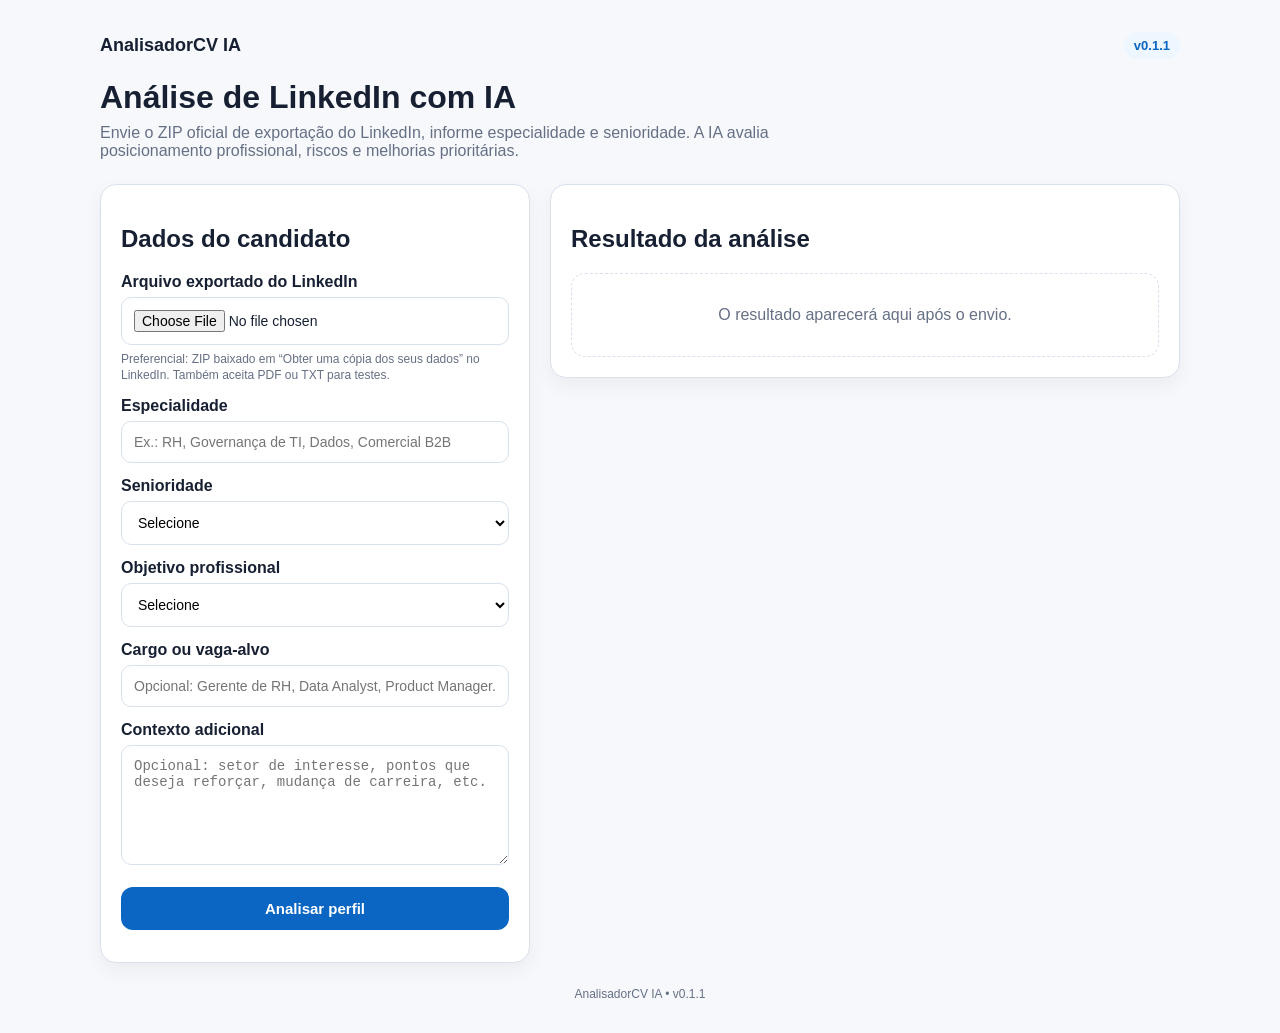
<file: Versions/1.1.1/index.html>
<!doctype html>
<html lang="pt-BR">
<head>
  <meta charset="utf-8" />
  <meta name="viewport" content="width=device-width, initial-scale=1" />
  <title>AnalisadorCV IA</title>
  <style>
    :root {
      --bg: #f6f8fb; --card: #ffffff; --text: #172033; --muted: #667085;
      --primary: #0a66c2; --primary-dark: #084f96; --border: #d9e1ec; --danger: #b42318;
    }
    * { box-sizing: border-box; }
    body { margin: 0; font-family: Arial, Helvetica, sans-serif; background: var(--bg); color: var(--text); }
    .container { max-width: 1120px; margin: 0 auto; padding: 32px 20px; }
    .topbar { display: flex; justify-content: space-between; align-items: center; gap: 16px; margin-bottom: 20px; }
    .brand { font-weight: 800; font-size: 18px; }
    .version { background: #eef6ff; color: var(--primary); padding: 6px 10px; border-radius: 999px; font-size: 13px; font-weight: 700; }
    .hero { margin-bottom: 24px; }
    .hero h1 { margin: 0 0 8px; font-size: 32px; line-height: 1.15; }
    .hero p { color: var(--muted); font-size: 16px; max-width: 780px; margin: 0; }
    .grid { display: grid; grid-template-columns: 430px 1fr; gap: 20px; align-items: start; }
    .card { background: var(--card); border: 1px solid var(--border); border-radius: 16px; padding: 20px; box-shadow: 0 8px 20px rgba(16, 24, 40, 0.05); }
    label { display: block; font-weight: 700; margin: 14px 0 6px; }
    input, select, textarea { width: 100%; padding: 12px; border: 1px solid var(--border); border-radius: 10px; font-size: 14px; background: #fff; }
    textarea { min-height: 120px; resize: vertical; }
    .hint { color: var(--muted); font-size: 12px; margin-top: 6px; line-height: 1.35; }
    button { width: 100%; margin-top: 18px; padding: 13px 16px; border: 0; border-radius: 12px; background: var(--primary); color: #fff; font-weight: 700; font-size: 15px; cursor: pointer; }
    button:hover { background: var(--primary-dark); }
    button:disabled { opacity: .65; cursor: not-allowed; }
    .result-empty { color: var(--muted); padding: 32px; text-align: center; border: 1px dashed var(--border); border-radius: 14px; }
    .score-box { display: flex; align-items: center; justify-content: space-between; gap: 12px; padding: 18px; background: #eef6ff; border-radius: 14px; margin-bottom: 16px; }
    .score { font-size: 42px; font-weight: 800; color: var(--primary); }
    .section { margin-top: 18px; padding-top: 16px; border-top: 1px solid var(--border); }
    .section h3 { margin: 0 0 10px; font-size: 18px; }
    ul { padding-left: 20px; margin-top: 8px; }
    li { margin-bottom: 8px; }
    .pill { display: inline-block; padding: 5px 9px; border-radius: 999px; background: #f2f4f7; font-size: 12px; margin: 4px 4px 0 0; }
    .error { color: var(--danger); background: #fef3f2; border: 1px solid #fecdca; padding: 12px; border-radius: 10px; margin-top: 12px; }
    .loading { color: var(--muted); margin-top: 12px; }
    .copy-box { white-space: pre-wrap; background: #f8fafc; border: 1px solid var(--border); border-radius: 12px; padding: 12px; line-height: 1.45; }
    .footer { color: var(--muted); font-size: 12px; margin-top: 24px; text-align: center; }
    @media (max-width: 900px) { .grid { grid-template-columns: 1fr; } }
  </style>
</head>
<body>
  <main class="container">
    <div class="topbar">
      <div class="brand">AnalisadorCV IA</div>
      <div class="version">v0.1.1</div>
    </div>

    <section class="hero">
      <h1>Análise de LinkedIn com IA</h1>
      <p>Envie o ZIP oficial de exportação do LinkedIn, informe especialidade e senioridade. A IA avalia posicionamento profissional, riscos e melhorias prioritárias.</p>
    </section>

    <section class="grid">
      <form id="analyzeForm" class="card">
        <h2>Dados do candidato</h2>

        <label for="linkedin_file">Arquivo exportado do LinkedIn</label>
        <input id="linkedin_file" name="linkedin_file" type="file" accept=".zip,.pdf,.txt" required />
        <div class="hint">Preferencial: ZIP baixado em “Obter uma cópia dos seus dados” no LinkedIn. Também aceita PDF ou TXT para testes.</div>

        <label for="specialty">Especialidade</label>
        <input id="specialty" name="specialty" placeholder="Ex.: RH, Governança de TI, Dados, Comercial B2B" required />

        <label for="seniority">Senioridade</label>
        <select id="seniority" name="seniority" required>
          <option value="">Selecione</option>
          <option>Estágio</option><option>Júnior</option><option>Pleno</option><option>Sênior</option>
          <option>Especialista</option><option>Coordenação</option><option>Gerência</option><option>Diretoria</option><option>C-Level</option>
        </select>

        <label for="objective">Objetivo profissional</label>
        <select id="objective" name="objective" required>
          <option value="">Selecione</option>
          <option>Recolocação</option><option>Promoção interna</option><option>Autoridade profissional</option>
          <option>Networking</option><option>Vendas / Social Selling</option><option>Atração de recrutadores</option>
        </select>

        <label for="target_role">Cargo ou vaga-alvo</label>
        <input id="target_role" name="target_role" placeholder="Opcional: Gerente de RH, Data Analyst, Product Manager..." />

        <label for="extra_context">Contexto adicional</label>
        <textarea id="extra_context" name="extra_context" placeholder="Opcional: setor de interesse, pontos que deseja reforçar, mudança de carreira, etc."></textarea>

        <button id="submitBtn" type="submit">Analisar perfil</button>
        <div id="status" class="loading"></div>
        <div id="error" class="error" style="display:none;"></div>
      </form>

      <section class="card">
        <h2>Resultado da análise</h2>
        <div id="result" class="result-empty">O resultado aparecerá aqui após o envio.</div>
      </section>
    </section>

    <div class="footer">AnalisadorCV IA • v0.1.1</div>
  </main>

  <script>
    const form = document.getElementById("analyzeForm");
    const result = document.getElementById("result");
    const statusEl = document.getElementById("status");
    const errorEl = document.getElementById("error");
    const submitBtn = document.getElementById("submitBtn");

    function escapeHtml(value) {
      return String(value ?? "")
        .replaceAll("&", "&amp;").replaceAll("<", "&lt;").replaceAll(">", "&gt;")
        .replaceAll('"', "&quot;").replaceAll("'", "&#039;");
    }

    function list(items) {
      if (!items || !items.length) return "<p>Não informado.</p>";
      return `<ul>${items.map(item => `<li>${escapeHtml(item)}</li>`).join("")}</ul>`;
    }

    function pills(items) {
      if (!items || !items.length) return "<p>Não informado.</p>";
      return items.map(item => `<span class="pill">${escapeHtml(item)}</span>`).join("");
    }

    function renderAnalysis(data) {
      result.className = "";
      result.innerHTML = `
        <div class="score-box">
          <div>
            <strong>Score geral</strong>
            <div class="hint">Avaliação de 0 a 100 • ${escapeHtml(data.app_version || "v0.1.1")}</div>
          </div>
          <div class="score">${escapeHtml(data.score_geral)}</div>
        </div>
        <div class="section"><h3>Diagnóstico executivo</h3><p>${escapeHtml(data.diagnostico)}</p></div>
        <div class="section"><h3>Pontos fortes</h3>${list(data.pontos_fortes)}</div>
        <div class="section"><h3>Riscos de posicionamento</h3>${list(data.pontos_de_risco)}</div>
        <div class="section"><h3>Palavras-chave recomendadas</h3>${pills(data.palavras_chave_recomendadas)}</div>
        <div class="section"><h3>Headline sugerida</h3><div class="copy-box">${escapeHtml(data.headline_sugerida)}</div></div>
        <div class="section"><h3>Sobre sugerido</h3><div class="copy-box">${escapeHtml(data.sobre_sugerido)}</div></div>
        <div class="section"><h3>Ações prioritárias</h3>${list(data.acoes_prioritarias)}</div>
        <div class="section"><h3>Checklist</h3>${list(data.checklist)}</div>
      `;
    }

    form.addEventListener("submit", async (event) => {
      event.preventDefault();
      errorEl.style.display = "none";
      errorEl.textContent = "";
      statusEl.textContent = "Lendo arquivo e analisando o perfil...";
      submitBtn.disabled = true;

      try {
        const response = await fetch("/analyze", { method: "POST", body: new FormData(form) });
        const payload = await response.json();
        if (!response.ok) throw new Error(payload.detail || "Erro ao analisar o perfil.");
        renderAnalysis(payload);
        statusEl.textContent = "Análise concluída.";
      } catch (error) {
        errorEl.textContent = error.message;
        errorEl.style.display = "block";
        statusEl.textContent = "";
      } finally {
        submitBtn.disabled = false;
      }
    });
  </script>
</body>
</html>
</file>
<file: static/executive.css>
/* Design system executivo compartilhado pela landing e pela aplicação. */
:root {
  --exec-navy: #0a1628;
  --exec-navy-mid: #0f2044;
  --exec-blue: #0077b5;
  --exec-accent: #00c4f0;
  --exec-surface: #ffffff;
  --exec-canvas: #f4f7fc;
  --exec-line: #e1e8f2;
  --exec-text-muted: #5a6a82;
  --exec-radius: 16px;
  --exec-shadow: 0 12px 36px rgba(10, 22, 40, .09);
}

body {
  font-family: 'Inter', system-ui, sans-serif !important;
  background:
    radial-gradient(circle at 8% 0%, rgba(0, 196, 240, .06), transparent 28%),
    var(--exec-canvas) !important;
  color: var(--exec-navy);
}

/* Aplicação */
.main {
  background: transparent;
}

.sidebar {
  background:
    linear-gradient(160deg, rgba(0, 196, 240, .08), transparent 35%),
    var(--exec-navy);
  border-right-color: rgba(255, 255, 255, .1);
}

.brand-icon {
  display: grid;
  place-items: center;
  background: linear-gradient(135deg, var(--exec-blue), var(--exec-accent));
  border-radius: 12px;
  box-shadow: 0 8px 20px rgba(0, 196, 240, .2);
}

.brand-icon svg { width: 24px; height: 24px; }
.sidebar-brand { padding: 30px 24px 24px; }
.brand-name {
  font-family: 'Playfair Display', Georgia, serif;
  font-size: 15px;
  line-height: 1.15;
  letter-spacing: .02em;
  text-transform: none;
}
.brand-sub {
  font-size: 9px;
  letter-spacing: .12em;
  color: rgba(255, 255, 255, .48);
}
.nav-item {
  border: 1px solid transparent;
  letter-spacing: .01em;
}
.nav-item.active {
  background: linear-gradient(90deg, rgba(0, 196, 240, .2), rgba(0, 119, 181, .12));
  border-color: rgba(0, 196, 240, .12);
}
.nav-item .icon {
  font-size: 20px;
  font-weight: 400;
  color: var(--exec-accent);
}

.topbar {
  background: rgba(255, 255, 255, .96);
  border-bottom: 1px solid var(--exec-line);
  height: 72px;
  padding: 0 40px;
  box-shadow: 0 1px 0 rgba(10, 22, 40, .03);
}

.topbar-title,
.section-header h1,
.form-card h3,
.res-card h4,
.hist-veredito {
  font-family: 'Playfair Display', Georgia, serif;
  letter-spacing: -.015em;
}

.topbar-badge {
  background: linear-gradient(135deg, var(--exec-blue), var(--exec-accent));
  box-shadow: 0 4px 12px rgba(0, 119, 181, .2);
}

.content { padding: 40px; }
.form-grid, .result-panel { max-width: 1100px; }
.section-header { margin-bottom: 28px; }
.section-header p,
.muted { color: var(--exec-text-muted); }
.form-card, .res-card, .hist-card {
  border-color: var(--exec-line);
  border-radius: var(--exec-radius);
  box-shadow: var(--exec-shadow);
}

.form-card h3,
.res-card h4 {
  color: var(--exec-blue);
}

input[type="text"],
input[type="email"],
input[type="password"],
textarea,
select,
select.select {
  min-height: 48px;
  border-color: #d5deea;
  background: var(--exec-surface);
}

input[type="text"]:focus,
input[type="email"]:focus,
input[type="password"]:focus,
textarea:focus,
select:focus {
  border-color: var(--exec-blue);
  box-shadow: 0 0 0 4px rgba(0, 119, 181, .12);
}

.btn {
  border-radius: 10px;
  font-family: 'Inter', system-ui, sans-serif;
}

.btn-primary {
  background: linear-gradient(135deg, var(--exec-blue), #0a9fd8);
  border-color: transparent;
  color: #fff;
  box-shadow: 0 5px 16px rgba(0, 119, 181, .24);
}

.btn-primary:hover {
  background: linear-gradient(135deg, #00689f, var(--exec-blue));
  border-color: transparent;
  color: #fff;
}

.btn-success {
  background: linear-gradient(135deg, #00c896, #00a87a);
  border-color: transparent;
  color: #fff;
}

.btn-outline {
  border-color: #cbd7e5;
  color: var(--exec-navy);
  background: #fff;
}

.btn-outline:hover {
  border-color: var(--exec-blue);
  color: var(--exec-blue);
  background: #fff;
}

.upload-zone {
  border-color: #cfdbea;
  background: linear-gradient(180deg, #fbfdff, var(--exec-canvas));
}

.score-hero,
.hist-card-top,
.modal-header {
  background:
    linear-gradient(145deg, rgba(0, 196, 240, .14), transparent 42%),
    var(--exec-navy);
}

.hist-card-top {
  border-bottom: 1px solid rgba(255, 255, 255, .08);
}

.table {
  border-color: var(--exec-line);
  box-shadow: var(--exec-shadow);
}

.table th {
  background: #f8fafe;
  color: var(--exec-text-muted);
  font-family: 'Inter', system-ui, sans-serif;
}

/* Landing */
.landing-page {
  font-family: 'Inter', system-ui, sans-serif;
}

.landing-page * {
  font-family: 'Inter', system-ui, sans-serif !important;
}

.site-header .logo,
.hero h1,
.section-title,
.plan-step,
.plan-card h3,
.dual-card h3 {
  font-family: 'Playfair Display', Georgia, serif !important;
}

.site-header {
  border-bottom-color: var(--exec-line);
  box-shadow: 0 4px 20px rgba(10, 22, 40, .04);
}

.hero-visual,
.dual-card,
.gallery figure {
  border-radius: var(--exec-radius);
  box-shadow: var(--exec-shadow);
}

.plan-card {
  border-radius: var(--exec-radius);
  background: rgba(255, 255, 255, .07);
}

@media (max-width: 900px) {
  .topbar { padding: 0 24px; }
  .content { padding: 28px 24px; }
  .form-grid, .result-grid { grid-template-columns: 1fr; }
  .form-card-full, .res-card-full { grid-column: auto; }
}

@media (max-width: 700px) {
  .sidebar {
    width: 72px;
  }
  .main { margin-left: 72px; }
  .sidebar-brand { padding: 20px 16px; }
  .brand-name, .brand-sub, .nav-label, .nav-item {
    font-size: 0;
  }
  .brand-icon { margin: 0 auto; }
  .nav-item {
    justify-content: center;
    padding: 12px 8px;
  }
  .nav-item .icon { font-size: 18px; }
  .sidebar-footer { padding: 14px 8px; text-align: center; }
  .sidebar-footer .btn-logout-sidebar { font-size: 0; padding: 10px 8px; }
  .sidebar-footer .btn-logout-sidebar::after {
    content: '↪';
    font-size: 16px;
  }
  .sidebar-footer .landing-back-link { font-size: 0; }
  .sidebar-footer .landing-back-link::after {
    content: '←';
    font-size: 15px;
  }
  .topbar { height: 64px; padding: 0 18px; }
  .topbar-title { font-size: 16px; }
  .topbar-badge { display: none; }
  .content { padding: 24px 16px; }
  .section-header h1 { font-size: 24px; }
  .form-card, .res-card { padding: 20px; }
}
</file>
